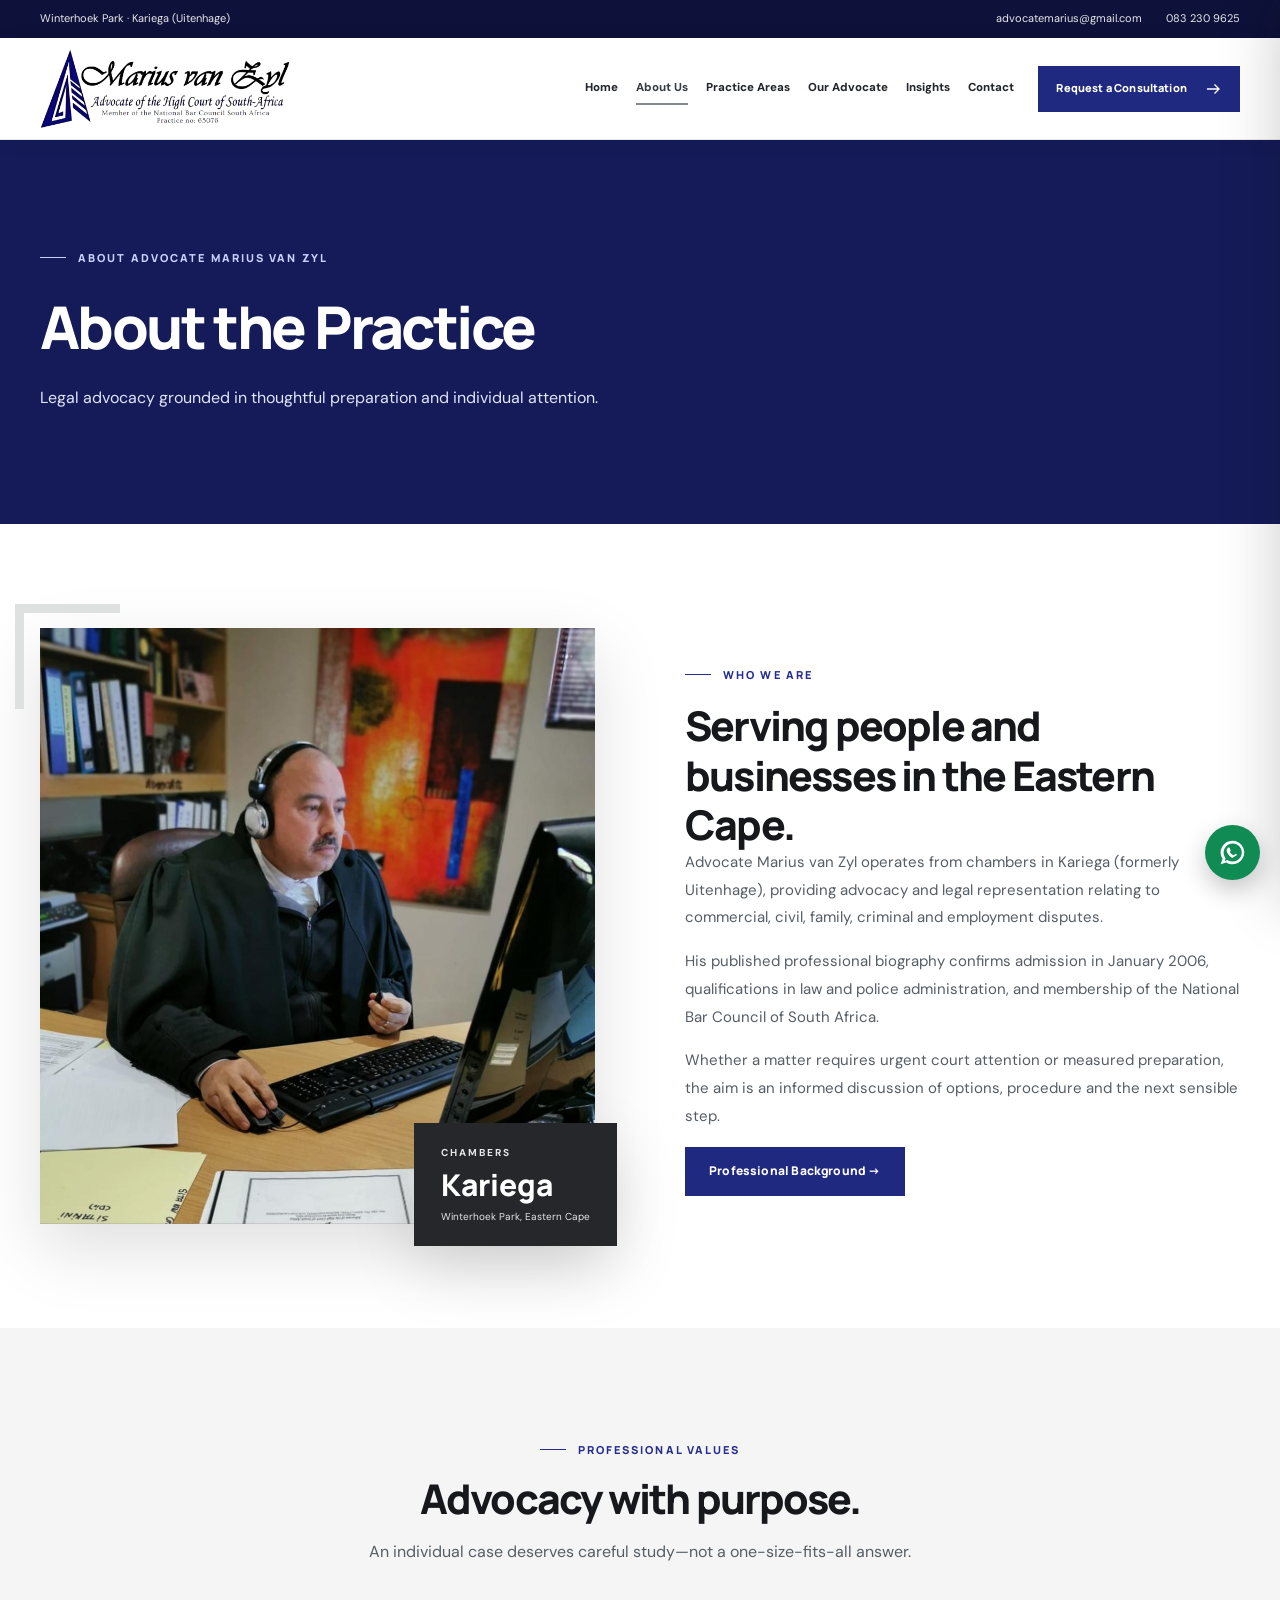
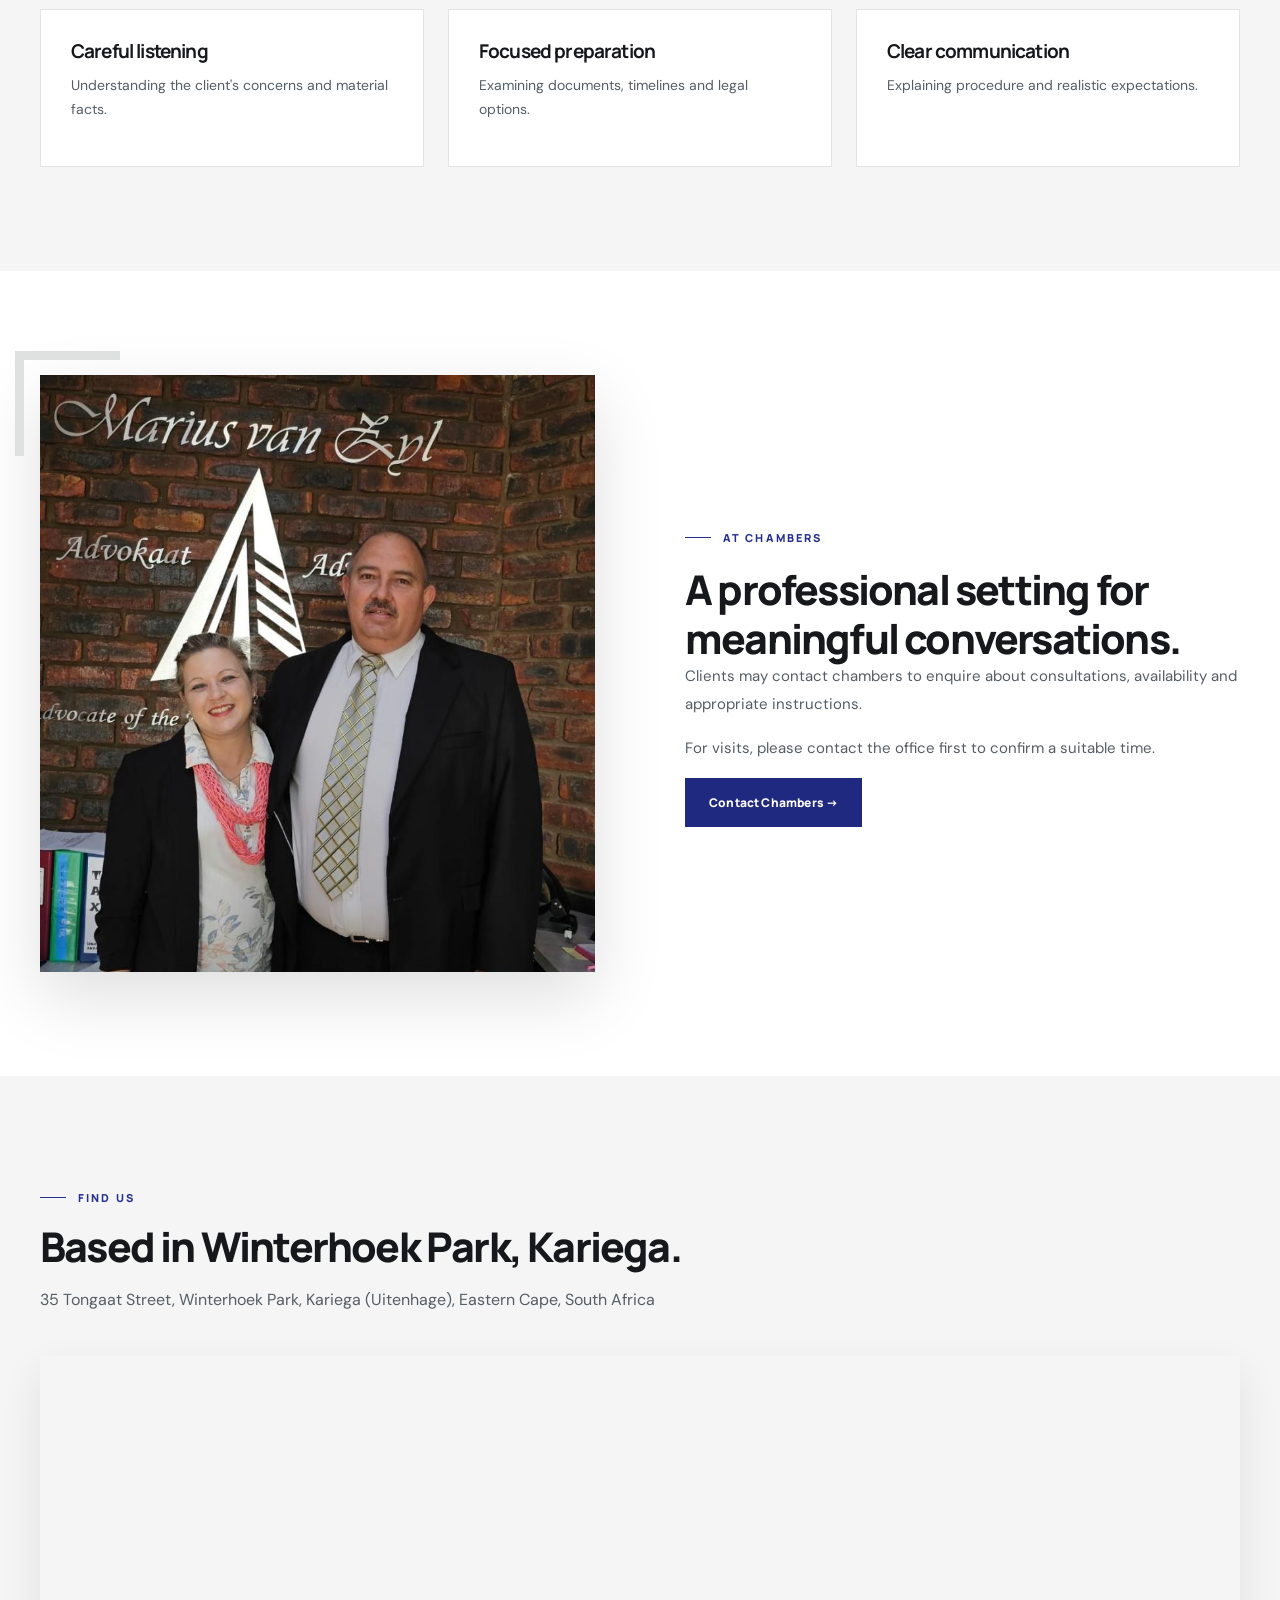
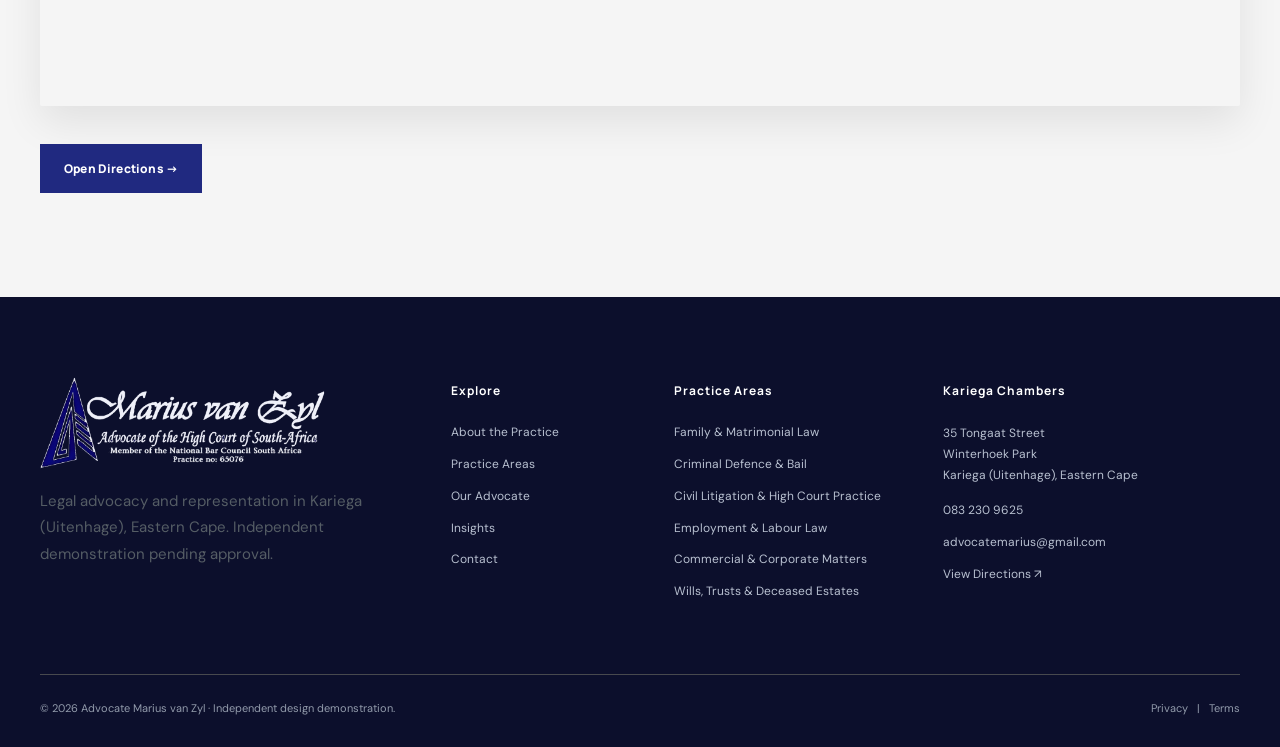
<file: about/index.html>
<!DOCTYPE html>
<html lang="en-ZA"><head><meta charset="utf-8"/><meta content="width=device-width,initial-scale=1" name="viewport"/><meta content="#11134e" name="theme-color"/><title>About the Practice | Advocate Marius van Zyl</title><meta content="Learn about Advocate Marius van Zyl’s practice in Kariega (Uitenhage), Eastern Cape, his professional values and chambers." name="description"/><meta content="noindex,follow,max-image-preview:large" name="robots"/><link href="/assets/favicon.png" rel="icon" type="image/png"/><link href="https://images.pexels.com" rel="preconnect"/><link href="https://fonts.googleapis.com" rel="preconnect"/><link crossorigin="" href="https://fonts.gstatic.com" rel="preconnect"/><link href="/assets/site.css" rel="stylesheet"/><script defer="" src="/assets/site.js"></script><link href="https://advocate-marius-van-zyl.vercel.app/about/" rel="canonical"/><meta content="website" property="og:type"/><meta content="Advocate Marius van Zyl" property="og:site_name"/><meta content="en_ZA" property="og:locale"/><meta content="https://advocate-marius-van-zyl.vercel.app/about/" property="og:url"/><meta content="About the Practice | Advocate Marius van Zyl" property="og:title"/><meta content="Learn about Advocate Marius van Zyl’s practice in Kariega (Uitenhage), Eastern Cape, his professional values and chambers." property="og:description"/><meta content="https://advocate-marius-van-zyl.vercel.app/assets/marius-share-preview.jpg" property="og:image"/><meta content="https://advocate-marius-van-zyl.vercel.app/assets/marius-share-preview.jpg" property="og:image:secure_url"/><meta content="1200" property="og:image:width"/><meta content="630" property="og:image:height"/><meta content="image/jpeg" property="og:image:type"/><meta content="Marius van Zyl brand logo beside a photograph of Advocate Marius van Zyl" property="og:image:alt"/><meta content="summary_large_image" name="twitter:card"/><meta content="About the Practice | Advocate Marius van Zyl" name="twitter:title"/><meta content="Learn about Advocate Marius van Zyl’s practice in Kariega (Uitenhage), Eastern Cape, his professional values and chambers." name="twitter:description"/><meta content="https://advocate-marius-van-zyl.vercel.app/assets/marius-share-preview.jpg" name="twitter:image"/><script type="application/ld+json">{"@context": "https://schema.org", "@type": "LegalService", "name": "Advocate Marius van Zyl", "url": "https://advocate-marius-van-zyl.vercel.app", "image": "https://advocate-marius-van-zyl.vercel.app/assets/logo-dark-4k.png", "email": "advocatemarius@gmail.com", "telephone": "+27832309625", "address": {"@type": "PostalAddress", "streetAddress": "35 Tongaat Street, Winterhoek Park", "addressLocality": "Kariega (Uitenhage)", "addressRegion": "Eastern Cape", "postalCode": "6230", "addressCountry": "ZA"}, "founder": {"@type": "Person", "name": "Marius van Zyl", "jobTitle": "Advocate"}, "areaServed": ["Kariega", "Uitenhage", "Eastern Cape", "South Africa"], "knowsAbout": ["Family & Matrimonial Law", "Criminal Defence & Bail", "Civil Litigation & High Court Practice", "Employment & Labour Law", "Commercial & Corporate Matters", "Wills, Trusts & Deceased Estates", "Property, Evictions & Leases", "Arbitration & Alternative Dispute Resolution", "Personal Injury & Delictual Claims"], "sameAs": ["https://www.attorneys.co.za/AttorneyHomePage.asp?AttorneyID=8483&CompanyID=1989", "https://nbcsa.net/nbcsa/nbcsa_eastern_cape_members.php"]}</script></head><body><a class="skip-link" href="#main">Skip to content</a>
<div class="topbar"><div class="container topbar-inner"><span class="topbar-address">Winterhoek Park · Kariega (Uitenhage)</span><div class="topbar-links"><a href="mailto:advocatemarius@gmail.com">advocatemarius@gmail.com</a><a href="tel:+27832309625">083 230 9625</a></div></div></div>
<header class="nav-shell"><div class="container nav-inner"><a aria-label="Advocate Marius van Zyl — homepage" class="brand" href="/"><img alt="Advocate Marius van Zyl logo" height="96" src="/assets/logo-dark-4k.png" width="290"/></a><nav aria-label="Main navigation" class="nav-links"><a class="nav-link" href="/">Home</a><a aria-current="page" class="nav-link active" href="/about/">About Us</a><a class="nav-link" href="/practice-areas/">Practice Areas</a><a class="nav-link" href="/our-attorney/">Our Advocate</a><a class="nav-link" href="/insights/">Insights</a><a class="nav-link" href="/contact/">Contact</a></nav><a class="btn btn-gold nav-cta" href="/contact/">Request a Consultation <svg aria-hidden="true" fill="none" height="18" stroke="currentColor" stroke-width="1.8" viewbox="0 0 24 24" width="18" xmlns="http://www.w3.org/2000/svg"><path d="M4 12h16m-6-6 6 6-6 6"></path></svg></a><button aria-controls="mobile-panel" aria-expanded="false" aria-label="Open navigation" class="menu-open" data-mobile-open="" type="button">☰</button></div></header>
<div class="mobile-backdrop" id="mobile-backdrop"></div><nav aria-hidden="true" aria-label="Mobile navigation" class="mobile-panel" id="mobile-panel" inert=""><div class="mobile-head"><img alt="Advocate Marius van Zyl logo" height="96" src="/assets/logo-dark-4k.png" width="290"/><button aria-label="Close navigation" data-mobile-close="" type="button">×</button></div><div class="mobile-links"><a href="/">Home</a><a href="/about/">About Us</a><a href="/practice-areas/">Practice Areas</a><a href="/our-attorney/">Our Advocate</a><a href="/insights/">Insights</a><a href="/contact/">Contact</a></div><a class="btn btn-gold mobile-cta" href="/contact/">Contact the Firm <svg aria-hidden="true" fill="none" height="18" stroke="currentColor" stroke-width="1.8" viewbox="0 0 24 24" width="18" xmlns="http://www.w3.org/2000/svg"><path d="M4 12h16m-6-6 6 6-6 6"></path></svg></a></nav>
<main id="main"><section class="page-hero"><div class="container page-hero-inner"><span class="eyebrow eyebrow-light">ABOUT ADVOCATE MARIUS VAN ZYL</span><h1>About the Practice</h1><p>Legal advocacy grounded in thoughtful preparation and individual attention.</p></div></section><section class="section"><div class="container intro-grid"><div class="intro-picture"><img alt="Advocate Marius van Zyl working from chambers" decoding="async" height="850" loading="lazy" src="/assets/portrait-consultation.jpg" width="1100"/><div class="picture-stamp"><small>CHAMBERS</small><strong>Kariega</strong><span>Winterhoek Park, Eastern Cape</span></div></div><div class="intro-copy"><span class="eyebrow">WHO WE ARE</span><h2>Serving people and businesses in the Eastern Cape.</h2><p>Advocate Marius van Zyl operates from chambers in Kariega (formerly Uitenhage), providing advocacy and legal representation relating to commercial, civil, family, criminal and employment disputes.</p><p>His published professional biography confirms admission in January 2006, qualifications in law and police administration, and membership of the National Bar Council of South Africa.</p><p>Whether a matter requires urgent court attention or measured preparation, the aim is an informed discussion of options, procedure and the next sensible step.</p><a class="btn btn-gold" href="/our-attorney/">Professional Background →</a></div></div></section>
<section class="section cream"><div class="container"><div class="section-heading centered"><span class="eyebrow">PROFESSIONAL VALUES</span><h2>Advocacy with purpose.</h2><p>An individual case deserves careful study—not a one-size-fits-all answer.</p></div><div class="values-grid"><article><h3>Careful listening</h3><p>Understanding the client's concerns and material facts.</p></article><article><h3>Focused preparation</h3><p>Examining documents, timelines and legal options.</p></article><article><h3>Clear communication</h3><p>Explaining procedure and realistic expectations.</p></article></div></div></section>
<section class="section"><div class="container intro-grid"><div class="intro-picture"><img alt="Supplied photograph taken at Advocate Marius van Zyl’s chambers" decoding="async" height="850" loading="lazy" src="/assets/chambers-visit.jpg" width="1100"/></div><div class="intro-copy"><span class="eyebrow">AT CHAMBERS</span><h2>A professional setting for meaningful conversations.</h2><p>Clients may contact chambers to enquire about consultations, availability and appropriate instructions.</p><p>For visits, please contact the office first to confirm a suitable time.</p><a class="btn btn-gold" href="/contact/">Contact Chambers →</a></div></div></section>
<section class="section cream"><div class="container"><div class="section-heading"><span class="eyebrow">FIND US</span><h2>Based in Winterhoek Park, Kariega.</h2><p>35 Tongaat Street, Winterhoek Park, Kariega (Uitenhage), Eastern Cape, South Africa</p></div><iframe class="map-frame" loading="lazy" referrerpolicy="no-referrer-when-downgrade" src="https://maps.google.com/maps?q=35%20Tongaat%20Street%2C%20Winterhoek%20Park%2C%20Kariega%2C%20South%20Africa&amp;t=&amp;z=15&amp;ie=UTF8&amp;iwloc=&amp;output=embed" title="Map to Advocate Marius van Zyl chambers in Kariega"></iframe><div class="section-action"><a class="btn btn-gold" href="https://www.google.com/maps/search/?api=1&amp;query=35+Tongaat+Street+Winterhoek+Park+Kariega+South+Africa">Open Directions →</a></div></div></section></main>
<footer class="site-footer"><div class="container"><div class="footer-grid"><div><a class="footer-logo" href="/"><img alt="Advocate Marius van Zyl transparent footer logo" height="105" loading="lazy" src="/assets/logo-light-4k.png" width="300"/></a><p>Legal advocacy and representation in Kariega (Uitenhage), Eastern Cape. Independent demonstration pending approval.</p></div><div><h3>Explore</h3><div class="footer-links"><a href="/about/">About the Practice</a><a href="/practice-areas/">Practice Areas</a><a href="/our-attorney/">Our Advocate</a><a href="/insights/">Insights</a><a href="/contact/">Contact</a></div></div><div><h3>Practice Areas</h3><div class="footer-links"><a href="/practice-areas/#family">Family &amp; Matrimonial Law</a><a href="/practice-areas/#criminal">Criminal Defence &amp; Bail</a><a href="/practice-areas/#civil">Civil Litigation &amp; High Court Practice</a><a href="/practice-areas/#labour">Employment &amp; Labour Law</a><a href="/practice-areas/#commercial">Commercial &amp; Corporate Matters</a><a href="/practice-areas/#estates">Wills, Trusts &amp; Deceased Estates</a></div></div><div class="footer-location"><h3>Kariega Chambers</h3><address>35 Tongaat Street<br/>Winterhoek Park<br/>Kariega (Uitenhage), Eastern Cape</address><div class="footer-links" style="margin-top:15px"><a href="tel:+27832309625">083 230 9625</a><a href="mailto:advocatemarius@gmail.com">advocatemarius@gmail.com</a><a href="https://www.google.com/maps/search/?api=1&amp;query=35+Tongaat+Street+Winterhoek+Park+Kariega+South+Africa">View Directions ↗</a></div></div></div><div class="footer-bottom"><span>© 2026 Advocate Marius van Zyl · Independent design demonstration.</span><span class="footer-legal"><a href="/privacy/">Privacy</a>   |   <a href="/terms/">Terms</a></span></div></div></footer>
<a aria-label="Open WhatsApp enquiry with the publicly listed mobile number; WhatsApp registration not independently confirmed" class="floating-whatsapp" href="https://wa.me/27832309625?text=Good%20day%2C%20I%20would%20like%20to%20enquire%20about%20a%20legal%20consultation." rel="noopener noreferrer" target="_blank"><svg aria-hidden="true" fill="currentColor" height="27" viewbox="0 0 32 32" width="27"><path d="M16 3a13 13 0 0 0-11 20L3 29l6-2a13 13 0 1 0 7-24zm0 23a10 10 0 0 1-5.1-1.4l-.4-.2-3.1 1 1-3-.2-.4A10 10 0 1 1 16 26zm5.5-7.4c-.3-.2-1.8-.9-2.1-1s-.5-.2-.7.2-.8 1-.9 1.1-.4.2-.7.1a8 8 0 0 1-4-3.5c-.3-.5.3-.5.8-1.5a.6.6 0 0 0 0-.6c-.1-.2-.7-1.7-1-2.3s-.5-.5-.7-.5h-.6c-.2 0-.6.1-.9.5a4 4 0 0 0-1.2 2.8c0 1.6 1.2 3.2 1.4 3.4a12 12 0 0 0 4.7 4.7 4.7 0 0 0 5.2-.5 3 3 0 0 0 1-2.1c0-.2-.2-.3-.5-.4z"></path></svg></a><button aria-label="Back to top" class="scroll-top" title="Back to top">↑</button></body></html>
</file>
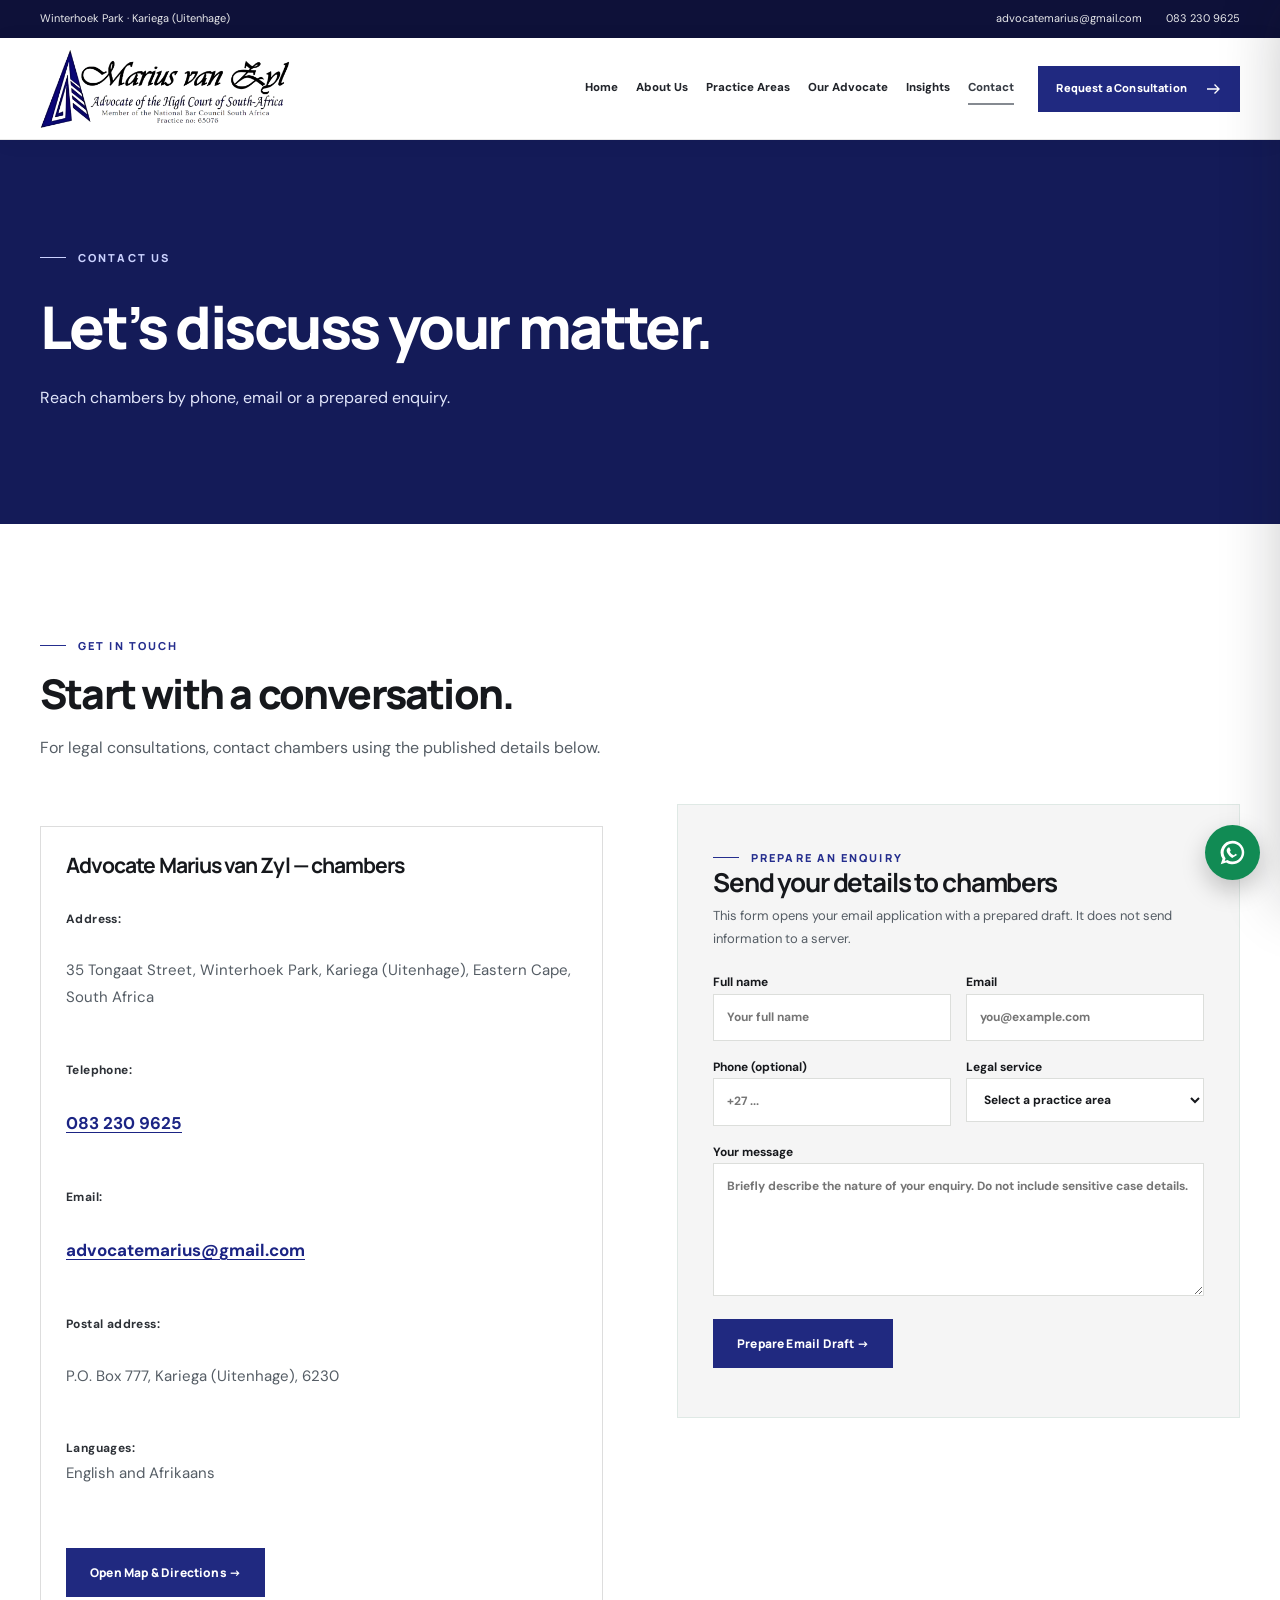
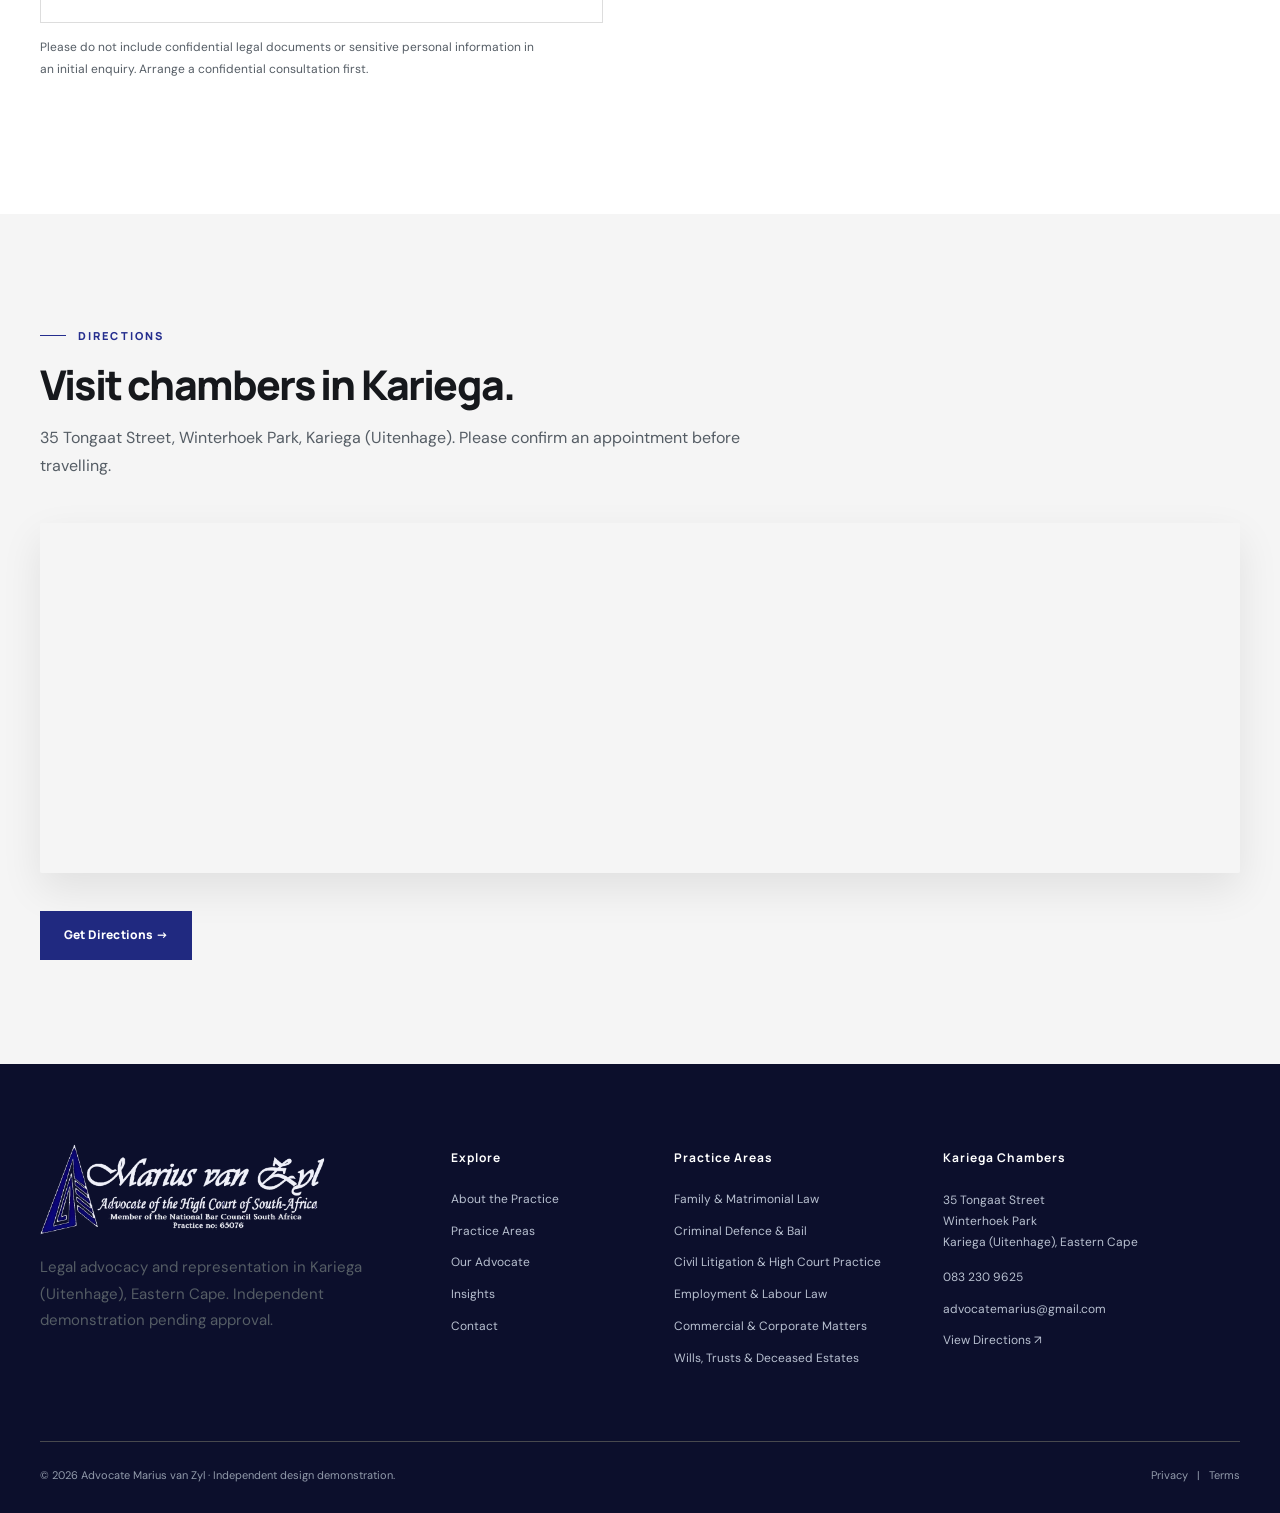
<file: contact/index.html>
<!DOCTYPE html>
<html lang="en-ZA"><head><meta charset="utf-8"/><meta content="width=device-width,initial-scale=1" name="viewport"/><meta content="#11134e" name="theme-color"/><title>Contact &amp; Directions | Advocate Marius van Zyl Kariega</title><meta content="Phone 083 230 9625, email advocatemarius@gmail.com. Find chambers at 35 Tongaat Street, Winterhoek Park, Kariega, Eastern Cape." name="description"/><meta content="noindex,follow,max-image-preview:large" name="robots"/><link href="/assets/favicon.png" rel="icon" type="image/png"/><link href="https://images.pexels.com" rel="preconnect"/><link href="https://fonts.googleapis.com" rel="preconnect"/><link crossorigin="" href="https://fonts.gstatic.com" rel="preconnect"/><link href="/assets/site.css" rel="stylesheet"/><script defer="" src="/assets/site.js"></script><link href="https://advocate-marius-van-zyl.vercel.app/contact/" rel="canonical"/><meta content="website" property="og:type"/><meta content="Advocate Marius van Zyl" property="og:site_name"/><meta content="en_ZA" property="og:locale"/><meta content="https://advocate-marius-van-zyl.vercel.app/contact/" property="og:url"/><meta content="Contact &amp; Directions | Advocate Marius van Zyl Kariega" property="og:title"/><meta content="Phone 083 230 9625, email advocatemarius@gmail.com. Find chambers at 35 Tongaat Street, Winterhoek Park, Kariega, Eastern Cape." property="og:description"/><meta content="https://advocate-marius-van-zyl.vercel.app/assets/marius-share-preview.jpg" property="og:image"/><meta content="https://advocate-marius-van-zyl.vercel.app/assets/marius-share-preview.jpg" property="og:image:secure_url"/><meta content="1200" property="og:image:width"/><meta content="630" property="og:image:height"/><meta content="image/jpeg" property="og:image:type"/><meta content="Marius van Zyl brand logo beside a photograph of Advocate Marius van Zyl" property="og:image:alt"/><meta content="summary_large_image" name="twitter:card"/><meta content="Contact &amp; Directions | Advocate Marius van Zyl Kariega" name="twitter:title"/><meta content="Phone 083 230 9625, email advocatemarius@gmail.com. Find chambers at 35 Tongaat Street, Winterhoek Park, Kariega, Eastern Cape." name="twitter:description"/><meta content="https://advocate-marius-van-zyl.vercel.app/assets/marius-share-preview.jpg" name="twitter:image"/><script type="application/ld+json">{"@context": "https://schema.org", "@type": "LegalService", "name": "Advocate Marius van Zyl", "url": "https://advocate-marius-van-zyl.vercel.app", "image": "https://advocate-marius-van-zyl.vercel.app/assets/logo-dark-4k.png", "email": "advocatemarius@gmail.com", "telephone": "+27832309625", "address": {"@type": "PostalAddress", "streetAddress": "35 Tongaat Street, Winterhoek Park", "addressLocality": "Kariega (Uitenhage)", "addressRegion": "Eastern Cape", "postalCode": "6230", "addressCountry": "ZA"}, "founder": {"@type": "Person", "name": "Marius van Zyl", "jobTitle": "Advocate"}, "areaServed": ["Kariega", "Uitenhage", "Eastern Cape", "South Africa"], "knowsAbout": ["Family & Matrimonial Law", "Criminal Defence & Bail", "Civil Litigation & High Court Practice", "Employment & Labour Law", "Commercial & Corporate Matters", "Wills, Trusts & Deceased Estates", "Property, Evictions & Leases", "Arbitration & Alternative Dispute Resolution", "Personal Injury & Delictual Claims"], "sameAs": ["https://www.attorneys.co.za/AttorneyHomePage.asp?AttorneyID=8483&CompanyID=1989", "https://nbcsa.net/nbcsa/nbcsa_eastern_cape_members.php"]}</script></head><body><a class="skip-link" href="#main">Skip to content</a>
<div class="topbar"><div class="container topbar-inner"><span class="topbar-address">Winterhoek Park · Kariega (Uitenhage)</span><div class="topbar-links"><a href="mailto:advocatemarius@gmail.com">advocatemarius@gmail.com</a><a href="tel:+27832309625">083 230 9625</a></div></div></div>
<header class="nav-shell"><div class="container nav-inner"><a aria-label="Advocate Marius van Zyl — homepage" class="brand" href="/"><img alt="Advocate Marius van Zyl logo" height="96" src="/assets/logo-dark-4k.png" width="290"/></a><nav aria-label="Main navigation" class="nav-links"><a class="nav-link" href="/">Home</a><a class="nav-link" href="/about/">About Us</a><a class="nav-link" href="/practice-areas/">Practice Areas</a><a class="nav-link" href="/our-attorney/">Our Advocate</a><a class="nav-link" href="/insights/">Insights</a><a aria-current="page" class="nav-link active" href="/contact/">Contact</a></nav><a class="btn btn-gold nav-cta" href="/contact/">Request a Consultation <svg aria-hidden="true" fill="none" height="18" stroke="currentColor" stroke-width="1.8" viewbox="0 0 24 24" width="18" xmlns="http://www.w3.org/2000/svg"><path d="M4 12h16m-6-6 6 6-6 6"></path></svg></a><button aria-controls="mobile-panel" aria-expanded="false" aria-label="Open navigation" class="menu-open" data-mobile-open="" type="button">☰</button></div></header>
<div class="mobile-backdrop" id="mobile-backdrop"></div><nav aria-hidden="true" aria-label="Mobile navigation" class="mobile-panel" id="mobile-panel" inert=""><div class="mobile-head"><img alt="Advocate Marius van Zyl logo" height="96" src="/assets/logo-dark-4k.png" width="290"/><button aria-label="Close navigation" data-mobile-close="" type="button">×</button></div><div class="mobile-links"><a href="/">Home</a><a href="/about/">About Us</a><a href="/practice-areas/">Practice Areas</a><a href="/our-attorney/">Our Advocate</a><a href="/insights/">Insights</a><a href="/contact/">Contact</a></div><a class="btn btn-gold mobile-cta" href="/contact/">Contact the Firm <svg aria-hidden="true" fill="none" height="18" stroke="currentColor" stroke-width="1.8" viewbox="0 0 24 24" width="18" xmlns="http://www.w3.org/2000/svg"><path d="M4 12h16m-6-6 6 6-6 6"></path></svg></a></nav>
<main id="main"><section class="page-hero"><div class="container page-hero-inner"><span class="eyebrow eyebrow-light">CONTACT US</span><h1>Let’s discuss your matter.</h1><p>Reach chambers by phone, email or a prepared enquiry.</p></div></section><section class="section"><div class="container"><div class="section-heading"><span class="eyebrow">GET IN TOUCH</span><h2>Start with a conversation.</h2><p>For legal consultations, contact chambers using the published details below.</p></div><div class="contact-layout"><div class="contact-copy"><div class="office-panel"><h3>Advocate Marius van Zyl — chambers</h3><div class="contact-details"><p><strong>Address:</strong><br/>35 Tongaat Street, Winterhoek Park, Kariega (Uitenhage), Eastern Cape, South Africa</p><p><strong>Telephone:</strong><br/><a href="tel:+27832309625">083 230 9625</a></p><p><strong>Email:</strong><br/><a href="mailto:advocatemarius@gmail.com">advocatemarius@gmail.com</a></p><p><strong>Postal address:</strong><br/>P.O. Box 777, Kariega (Uitenhage), 6230</p><p><strong>Languages:</strong> English and Afrikaans</p></div><a class="btn btn-gold" href="https://www.google.com/maps/search/?api=1&amp;query=35+Tongaat+Street+Winterhoek+Park+Kariega+South+Africa">Open Map &amp; Directions →</a></div><p class="form-note">Please do not include confidential legal documents or sensitive personal information in an initial enquiry. Arrange a confidential consultation first.</p></div><div class="contact-form-shell"><span class="eyebrow">PREPARE AN ENQUIRY</span><h3>Send your details to chambers</h3><p>This form opens your email application with a prepared draft. It does not send information to a server.</p><form id="enquiry-form"><div class="form-grid"><label>Full name <input autocomplete="name" maxlength="120" name="name" placeholder="Your full name" required=""/></label><label>Email <input autocomplete="email" name="email" placeholder="you@example.com" required="" type="email"/></label></div><div class="form-grid"><label>Phone (optional) <input autocomplete="tel" name="phone" placeholder="+27 ..." type="tel"/></label><label>Legal service <select id="area" name="area"><option value="">Select a practice area</option><option value="family">Family &amp; Matrimonial Law</option><option value="criminal">Criminal Defence &amp; Bail</option><option value="civil">Civil Litigation &amp; High Court Practice</option><option value="labour">Employment &amp; Labour Law</option><option value="commercial">Commercial &amp; Corporate Matters</option><option value="estates">Wills, Trusts &amp; Deceased Estates</option><option value="property">Property, Evictions &amp; Leases</option><option value="arbitration">Arbitration &amp; Alternative Dispute Resolution</option><option value="injury">Personal Injury &amp; Delictual Claims</option></select></label></div><label>Your message <textarea maxlength="3000" name="message" placeholder="Briefly describe the nature of your enquiry. Do not include sensitive case details." required="" rows="5"></textarea></label><label aria-hidden="true" class="honeypot" style="position:absolute;left:-9999px">Website <input autocomplete="off" name="company_website" tabindex="-1"/></label><button class="btn btn-gold" type="submit">Prepare Email Draft →</button><p aria-live="polite" id="form-status" role="status"></p></form></div></div></div></section><section class="section cream"><div class="container"><div class="section-heading"><span class="eyebrow">DIRECTIONS</span><h2>Visit chambers in Kariega.</h2><p>35 Tongaat Street, Winterhoek Park, Kariega (Uitenhage). Please confirm an appointment before travelling.</p></div><iframe class="map-frame" loading="lazy" referrerpolicy="no-referrer-when-downgrade" src="https://maps.google.com/maps?q=35%20Tongaat%20Street%2C%20Winterhoek%20Park%2C%20Kariega%2C%20South%20Africa&amp;t=&amp;z=15&amp;ie=UTF8&amp;iwloc=&amp;output=embed" title="Map to Advocate Marius van Zyl chambers"></iframe><div class="section-action"><a class="btn btn-gold" href="https://www.google.com/maps/search/?api=1&amp;query=35+Tongaat+Street+Winterhoek+Park+Kariega+South+Africa">Get Directions →</a></div></div></section></main>
<footer class="site-footer"><div class="container"><div class="footer-grid"><div><a class="footer-logo" href="/"><img alt="Advocate Marius van Zyl transparent footer logo" height="105" loading="lazy" src="/assets/logo-light-4k.png" width="300"/></a><p>Legal advocacy and representation in Kariega (Uitenhage), Eastern Cape. Independent demonstration pending approval.</p></div><div><h3>Explore</h3><div class="footer-links"><a href="/about/">About the Practice</a><a href="/practice-areas/">Practice Areas</a><a href="/our-attorney/">Our Advocate</a><a href="/insights/">Insights</a><a href="/contact/">Contact</a></div></div><div><h3>Practice Areas</h3><div class="footer-links"><a href="/practice-areas/#family">Family &amp; Matrimonial Law</a><a href="/practice-areas/#criminal">Criminal Defence &amp; Bail</a><a href="/practice-areas/#civil">Civil Litigation &amp; High Court Practice</a><a href="/practice-areas/#labour">Employment &amp; Labour Law</a><a href="/practice-areas/#commercial">Commercial &amp; Corporate Matters</a><a href="/practice-areas/#estates">Wills, Trusts &amp; Deceased Estates</a></div></div><div class="footer-location"><h3>Kariega Chambers</h3><address>35 Tongaat Street<br/>Winterhoek Park<br/>Kariega (Uitenhage), Eastern Cape</address><div class="footer-links" style="margin-top:15px"><a href="tel:+27832309625">083 230 9625</a><a href="mailto:advocatemarius@gmail.com">advocatemarius@gmail.com</a><a href="https://www.google.com/maps/search/?api=1&amp;query=35+Tongaat+Street+Winterhoek+Park+Kariega+South+Africa">View Directions ↗</a></div></div></div><div class="footer-bottom"><span>© 2026 Advocate Marius van Zyl · Independent design demonstration.</span><span class="footer-legal"><a href="/privacy/">Privacy</a>   |   <a href="/terms/">Terms</a></span></div></div></footer>
<a aria-label="Open WhatsApp enquiry with the publicly listed mobile number; WhatsApp registration not independently confirmed" class="floating-whatsapp" href="https://wa.me/27832309625?text=Good%20day%2C%20I%20would%20like%20to%20enquire%20about%20a%20legal%20consultation." rel="noopener noreferrer" target="_blank"><svg aria-hidden="true" fill="currentColor" height="27" viewbox="0 0 32 32" width="27"><path d="M16 3a13 13 0 0 0-11 20L3 29l6-2a13 13 0 1 0 7-24zm0 23a10 10 0 0 1-5.1-1.4l-.4-.2-3.1 1 1-3-.2-.4A10 10 0 1 1 16 26zm5.5-7.4c-.3-.2-1.8-.9-2.1-1s-.5-.2-.7.2-.8 1-.9 1.1-.4.2-.7.1a8 8 0 0 1-4-3.5c-.3-.5.3-.5.8-1.5a.6.6 0 0 0 0-.6c-.1-.2-.7-1.7-1-2.3s-.5-.5-.7-.5h-.6c-.2 0-.6.1-.9.5a4 4 0 0 0-1.2 2.8c0 1.6 1.2 3.2 1.4 3.4a12 12 0 0 0 4.7 4.7 4.7 0 0 0 5.2-.5 3 3 0 0 0 1-2.1c0-.2-.2-.3-.5-.4z"></path></svg></a><button aria-label="Back to top" class="scroll-top" title="Back to top">↑</button></body></html>
</file>
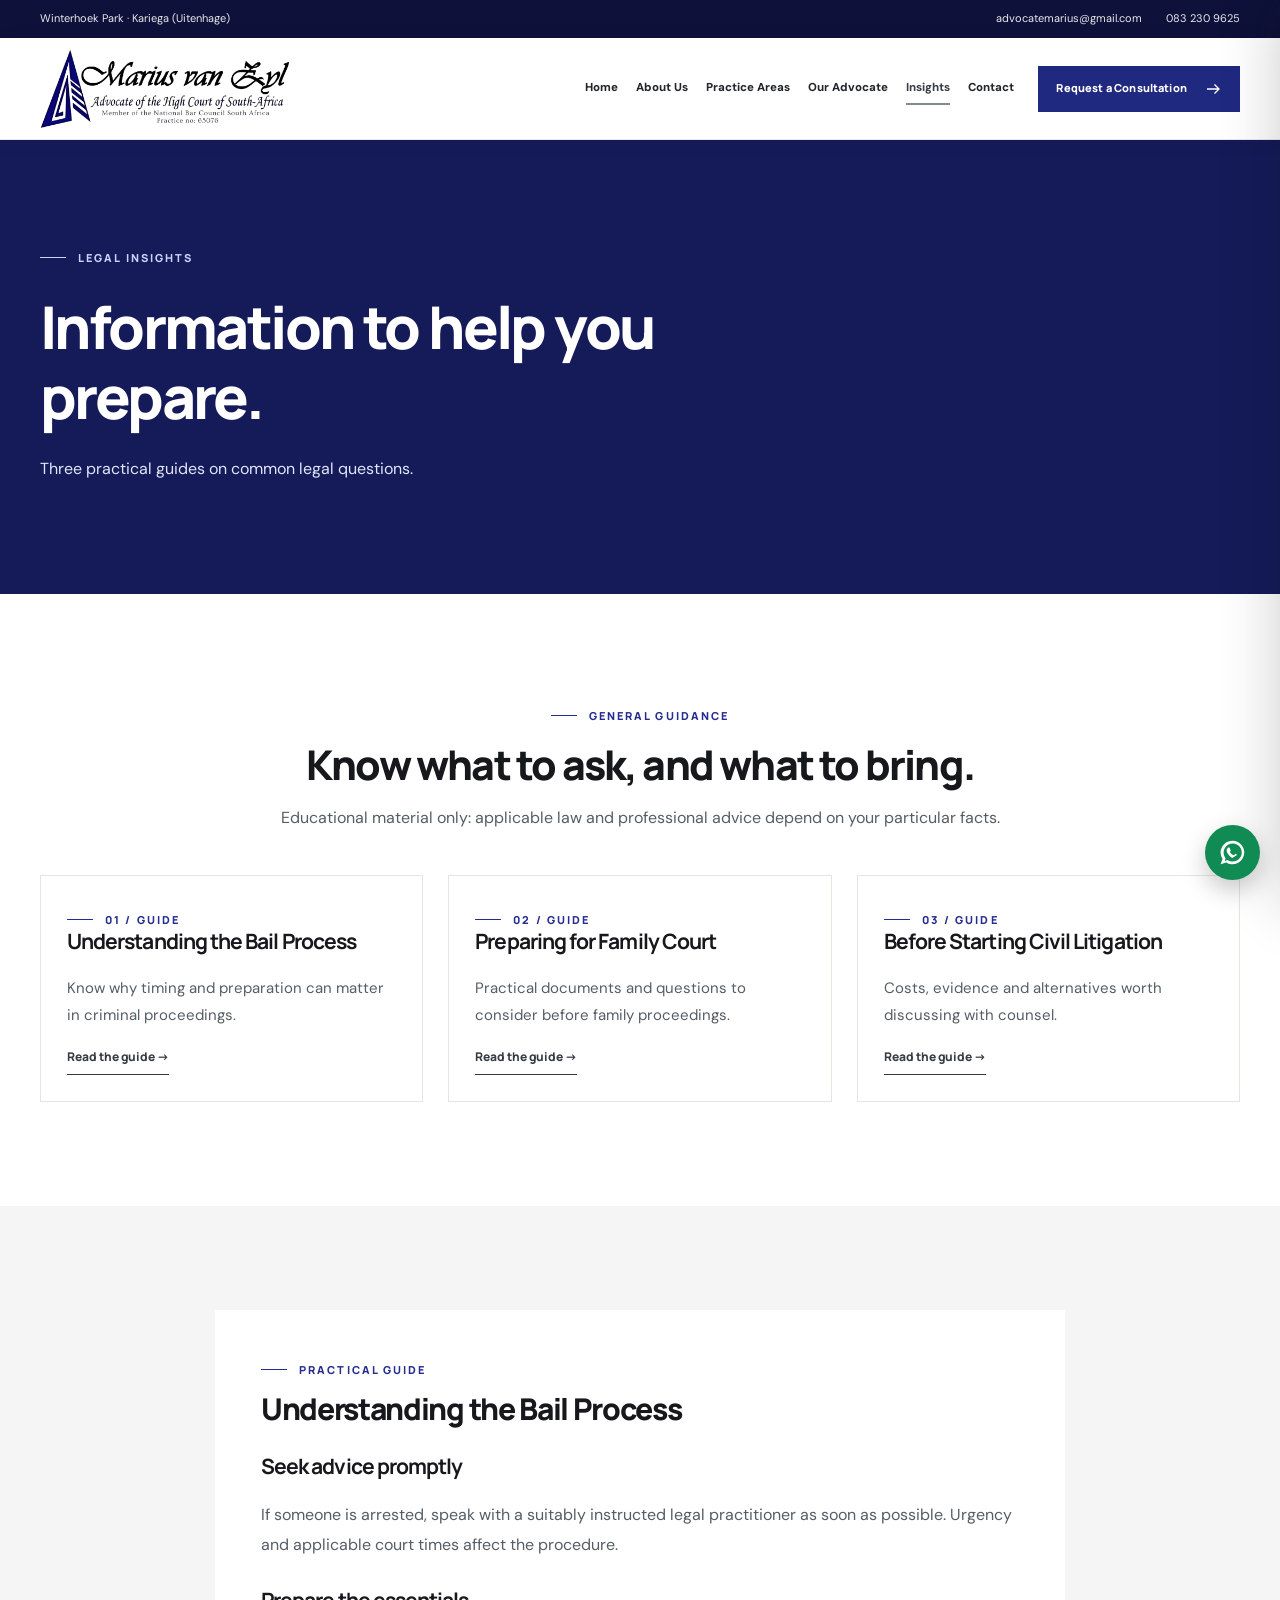
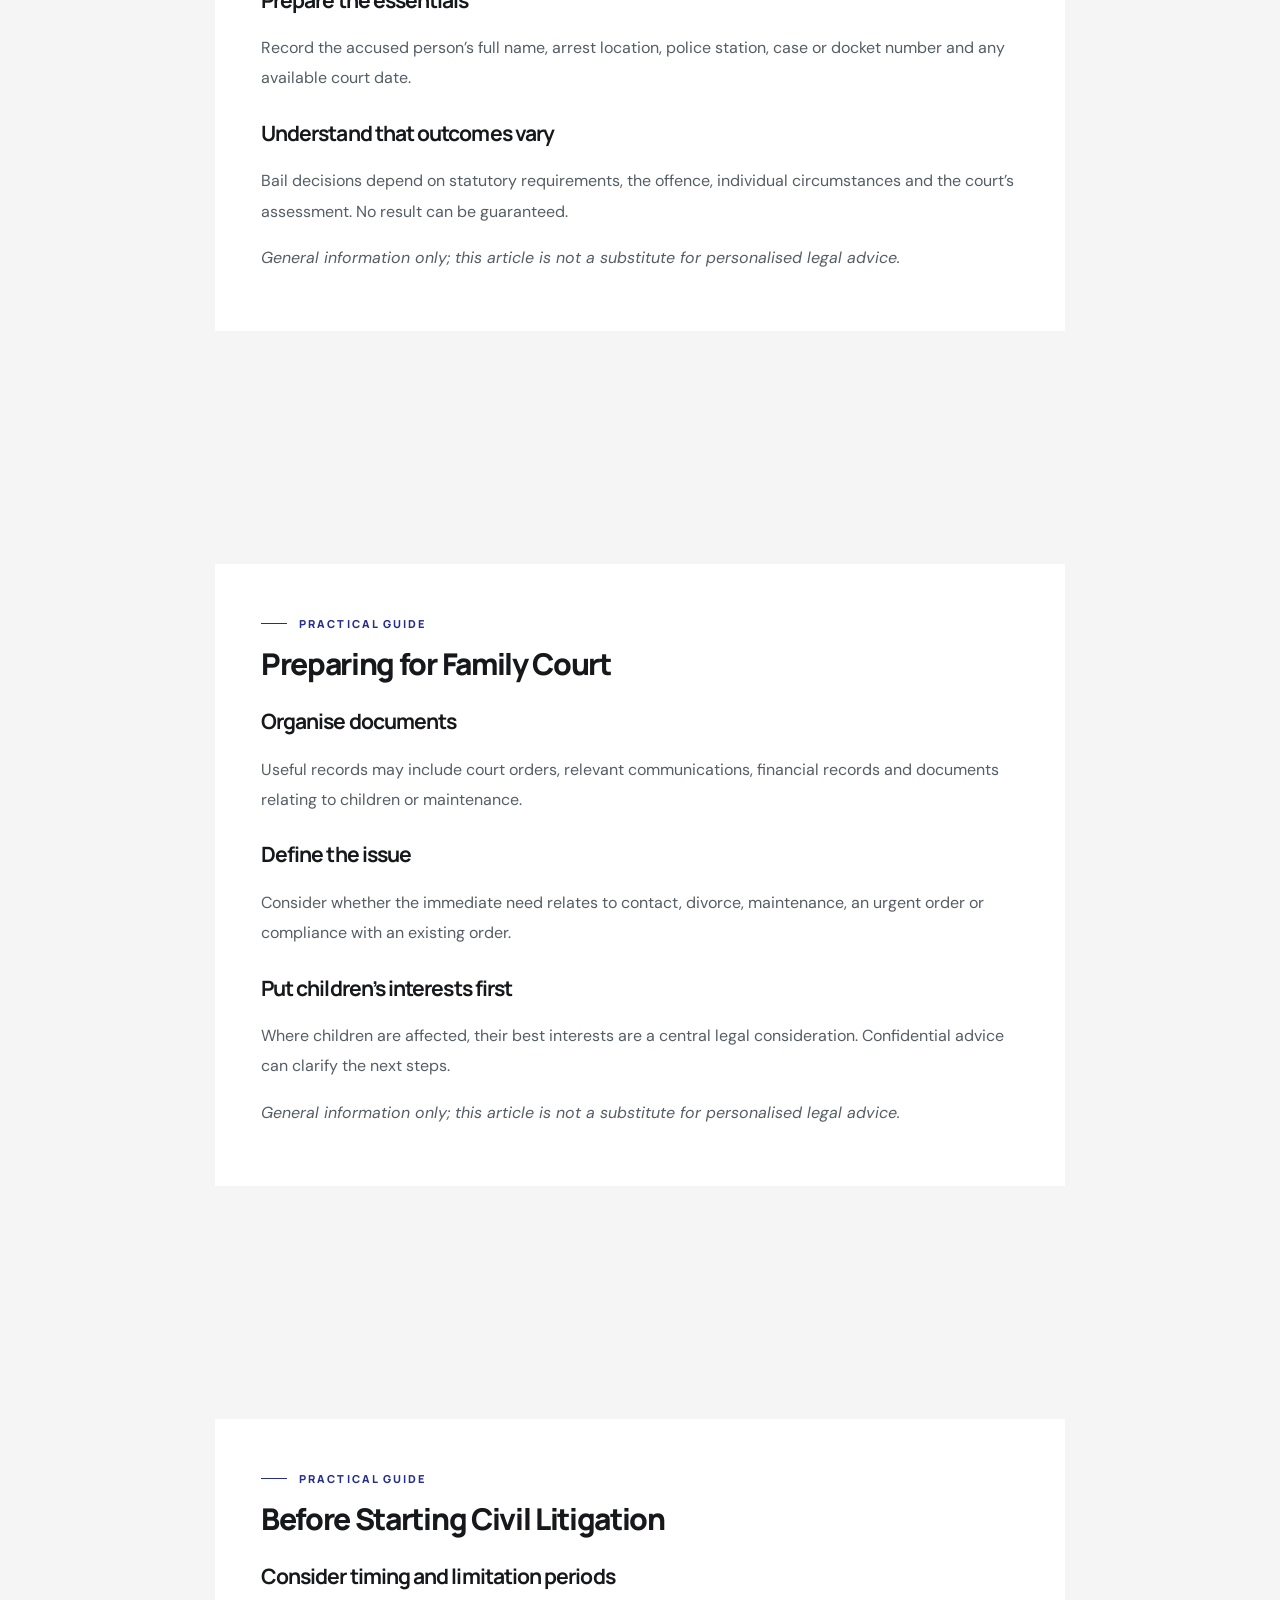
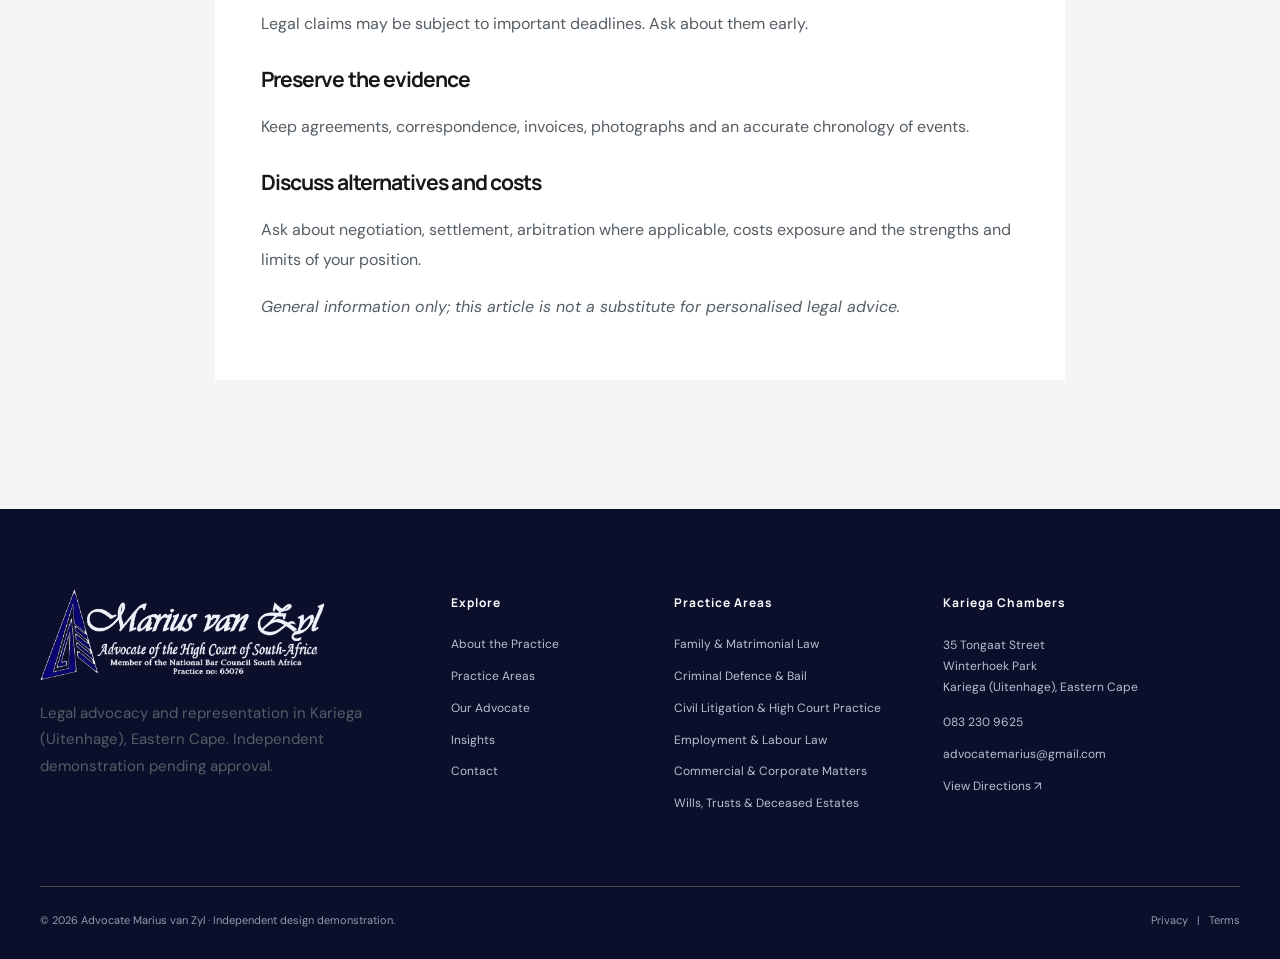
<file: insights/index.html>
<!DOCTYPE html>
<html lang="en-ZA"><head><meta charset="utf-8"/><meta content="width=device-width,initial-scale=1" name="viewport"/><meta content="#11134e" name="theme-color"/><title>Legal Insights | Advocate Marius van Zyl</title><meta content="General-information guides about bail, preparing for family court, and the considerations before civil litigation." name="description"/><meta content="noindex,follow,max-image-preview:large" name="robots"/><link href="/assets/favicon.png" rel="icon" type="image/png"/><link href="https://images.pexels.com" rel="preconnect"/><link href="https://fonts.googleapis.com" rel="preconnect"/><link crossorigin="" href="https://fonts.gstatic.com" rel="preconnect"/><link href="/assets/site.css" rel="stylesheet"/><script defer="" src="/assets/site.js"></script><link href="https://advocate-marius-van-zyl.vercel.app/insights/" rel="canonical"/><meta content="website" property="og:type"/><meta content="Advocate Marius van Zyl" property="og:site_name"/><meta content="en_ZA" property="og:locale"/><meta content="https://advocate-marius-van-zyl.vercel.app/insights/" property="og:url"/><meta content="Legal Insights | Advocate Marius van Zyl" property="og:title"/><meta content="General-information guides about bail, preparing for family court, and the considerations before civil litigation." property="og:description"/><meta content="https://advocate-marius-van-zyl.vercel.app/assets/marius-share-preview.jpg" property="og:image"/><meta content="https://advocate-marius-van-zyl.vercel.app/assets/marius-share-preview.jpg" property="og:image:secure_url"/><meta content="1200" property="og:image:width"/><meta content="630" property="og:image:height"/><meta content="image/jpeg" property="og:image:type"/><meta content="Marius van Zyl brand logo beside a photograph of Advocate Marius van Zyl" property="og:image:alt"/><meta content="summary_large_image" name="twitter:card"/><meta content="Legal Insights | Advocate Marius van Zyl" name="twitter:title"/><meta content="General-information guides about bail, preparing for family court, and the considerations before civil litigation." name="twitter:description"/><meta content="https://advocate-marius-van-zyl.vercel.app/assets/marius-share-preview.jpg" name="twitter:image"/><script type="application/ld+json">{"@context": "https://schema.org", "@type": "LegalService", "name": "Advocate Marius van Zyl", "url": "https://advocate-marius-van-zyl.vercel.app", "image": "https://advocate-marius-van-zyl.vercel.app/assets/logo-dark-4k.png", "email": "advocatemarius@gmail.com", "telephone": "+27832309625", "address": {"@type": "PostalAddress", "streetAddress": "35 Tongaat Street, Winterhoek Park", "addressLocality": "Kariega (Uitenhage)", "addressRegion": "Eastern Cape", "postalCode": "6230", "addressCountry": "ZA"}, "founder": {"@type": "Person", "name": "Marius van Zyl", "jobTitle": "Advocate"}, "areaServed": ["Kariega", "Uitenhage", "Eastern Cape", "South Africa"], "knowsAbout": ["Family & Matrimonial Law", "Criminal Defence & Bail", "Civil Litigation & High Court Practice", "Employment & Labour Law", "Commercial & Corporate Matters", "Wills, Trusts & Deceased Estates", "Property, Evictions & Leases", "Arbitration & Alternative Dispute Resolution", "Personal Injury & Delictual Claims"], "sameAs": ["https://www.attorneys.co.za/AttorneyHomePage.asp?AttorneyID=8483&CompanyID=1989", "https://nbcsa.net/nbcsa/nbcsa_eastern_cape_members.php"]}</script></head><body><a class="skip-link" href="#main">Skip to content</a>
<div class="topbar"><div class="container topbar-inner"><span class="topbar-address">Winterhoek Park · Kariega (Uitenhage)</span><div class="topbar-links"><a href="mailto:advocatemarius@gmail.com">advocatemarius@gmail.com</a><a href="tel:+27832309625">083 230 9625</a></div></div></div>
<header class="nav-shell"><div class="container nav-inner"><a aria-label="Advocate Marius van Zyl — homepage" class="brand" href="/"><img alt="Advocate Marius van Zyl logo" height="96" src="/assets/logo-dark-4k.png" width="290"/></a><nav aria-label="Main navigation" class="nav-links"><a class="nav-link" href="/">Home</a><a class="nav-link" href="/about/">About Us</a><a class="nav-link" href="/practice-areas/">Practice Areas</a><a class="nav-link" href="/our-attorney/">Our Advocate</a><a aria-current="page" class="nav-link active" href="/insights/">Insights</a><a class="nav-link" href="/contact/">Contact</a></nav><a class="btn btn-gold nav-cta" href="/contact/">Request a Consultation <svg aria-hidden="true" fill="none" height="18" stroke="currentColor" stroke-width="1.8" viewbox="0 0 24 24" width="18" xmlns="http://www.w3.org/2000/svg"><path d="M4 12h16m-6-6 6 6-6 6"></path></svg></a><button aria-controls="mobile-panel" aria-expanded="false" aria-label="Open navigation" class="menu-open" data-mobile-open="" type="button">☰</button></div></header>
<div class="mobile-backdrop" id="mobile-backdrop"></div><nav aria-hidden="true" aria-label="Mobile navigation" class="mobile-panel" id="mobile-panel" inert=""><div class="mobile-head"><img alt="Advocate Marius van Zyl logo" height="96" src="/assets/logo-dark-4k.png" width="290"/><button aria-label="Close navigation" data-mobile-close="" type="button">×</button></div><div class="mobile-links"><a href="/">Home</a><a href="/about/">About Us</a><a href="/practice-areas/">Practice Areas</a><a href="/our-attorney/">Our Advocate</a><a href="/insights/">Insights</a><a href="/contact/">Contact</a></div><a class="btn btn-gold mobile-cta" href="/contact/">Contact the Firm <svg aria-hidden="true" fill="none" height="18" stroke="currentColor" stroke-width="1.8" viewbox="0 0 24 24" width="18" xmlns="http://www.w3.org/2000/svg"><path d="M4 12h16m-6-6 6 6-6 6"></path></svg></a></nav>
<main id="main"><section class="page-hero"><div class="container page-hero-inner"><span class="eyebrow eyebrow-light">LEGAL INSIGHTS</span><h1>Information to help you prepare.</h1><p>Three practical guides on common legal questions.</p></div></section><section class="section"><div class="container"><div class="section-heading centered"><span class="eyebrow">GENERAL GUIDANCE</span><h2>Know what to ask, and what to bring.</h2><p>Educational material only: applicable law and professional advice depend on your particular facts.</p></div><div class="insight-grid"><article class="insight-card"><span class="eyebrow">01 / GUIDE</span><h3>Understanding the Bail Process</h3><p>Know why timing and preparation can matter in criminal proceedings.</p><a class="text-link" href="#bail-process">Read the guide →</a></article><article class="insight-card"><span class="eyebrow">02 / GUIDE</span><h3>Preparing for Family Court</h3><p>Practical documents and questions to consider before family proceedings.</p><a class="text-link" href="#family-proceedings">Read the guide →</a></article><article class="insight-card"><span class="eyebrow">03 / GUIDE</span><h3>Before Starting Civil Litigation</h3><p>Costs, evidence and alternatives worth discussing with counsel.</p><a class="text-link" href="#civil-litigation">Read the guide →</a></article></div></div></section><section class="section cream" id="bail-process"><div class="container guide-article"><span class="eyebrow">PRACTICAL GUIDE</span><h2>Understanding the Bail Process</h2><h3>Seek advice promptly</h3><p>If someone is arrested, speak with a suitably instructed legal practitioner as soon as possible. Urgency and applicable court times affect the procedure.</p><h3>Prepare the essentials</h3><p>Record the accused person’s full name, arrest location, police station, case or docket number and any available court date.</p><h3>Understand that outcomes vary</h3><p>Bail decisions depend on statutory requirements, the offence, individual circumstances and the court’s assessment. No result can be guaranteed.</p><p><em>General information only; this article is not a substitute for personalised legal advice.</em></p></div></section><section class="section cream" id="family-proceedings"><div class="container guide-article"><span class="eyebrow">PRACTICAL GUIDE</span><h2>Preparing for Family Court</h2><h3>Organise documents</h3><p>Useful records may include court orders, relevant communications, financial records and documents relating to children or maintenance.</p><h3>Define the issue</h3><p>Consider whether the immediate need relates to contact, divorce, maintenance, an urgent order or compliance with an existing order.</p><h3>Put children’s interests first</h3><p>Where children are affected, their best interests are a central legal consideration. Confidential advice can clarify the next steps.</p><p><em>General information only; this article is not a substitute for personalised legal advice.</em></p></div></section><section class="section cream" id="civil-litigation"><div class="container guide-article"><span class="eyebrow">PRACTICAL GUIDE</span><h2>Before Starting Civil Litigation</h2><h3>Consider timing and limitation periods</h3><p>Legal claims may be subject to important deadlines. Ask about them early.</p><h3>Preserve the evidence</h3><p>Keep agreements, correspondence, invoices, photographs and an accurate chronology of events.</p><h3>Discuss alternatives and costs</h3><p>Ask about negotiation, settlement, arbitration where applicable, costs exposure and the strengths and limits of your position.</p><p><em>General information only; this article is not a substitute for personalised legal advice.</em></p></div></section></main>
<footer class="site-footer"><div class="container"><div class="footer-grid"><div><a class="footer-logo" href="/"><img alt="Advocate Marius van Zyl transparent footer logo" height="105" loading="lazy" src="/assets/logo-light-4k.png" width="300"/></a><p>Legal advocacy and representation in Kariega (Uitenhage), Eastern Cape. Independent demonstration pending approval.</p></div><div><h3>Explore</h3><div class="footer-links"><a href="/about/">About the Practice</a><a href="/practice-areas/">Practice Areas</a><a href="/our-attorney/">Our Advocate</a><a href="/insights/">Insights</a><a href="/contact/">Contact</a></div></div><div><h3>Practice Areas</h3><div class="footer-links"><a href="/practice-areas/#family">Family &amp; Matrimonial Law</a><a href="/practice-areas/#criminal">Criminal Defence &amp; Bail</a><a href="/practice-areas/#civil">Civil Litigation &amp; High Court Practice</a><a href="/practice-areas/#labour">Employment &amp; Labour Law</a><a href="/practice-areas/#commercial">Commercial &amp; Corporate Matters</a><a href="/practice-areas/#estates">Wills, Trusts &amp; Deceased Estates</a></div></div><div class="footer-location"><h3>Kariega Chambers</h3><address>35 Tongaat Street<br/>Winterhoek Park<br/>Kariega (Uitenhage), Eastern Cape</address><div class="footer-links" style="margin-top:15px"><a href="tel:+27832309625">083 230 9625</a><a href="mailto:advocatemarius@gmail.com">advocatemarius@gmail.com</a><a href="https://www.google.com/maps/search/?api=1&amp;query=35+Tongaat+Street+Winterhoek+Park+Kariega+South+Africa">View Directions ↗</a></div></div></div><div class="footer-bottom"><span>© 2026 Advocate Marius van Zyl · Independent design demonstration.</span><span class="footer-legal"><a href="/privacy/">Privacy</a>   |   <a href="/terms/">Terms</a></span></div></div></footer>
<a aria-label="Open WhatsApp enquiry with the publicly listed mobile number; WhatsApp registration not independently confirmed" class="floating-whatsapp" href="https://wa.me/27832309625?text=Good%20day%2C%20I%20would%20like%20to%20enquire%20about%20a%20legal%20consultation." rel="noopener noreferrer" target="_blank"><svg aria-hidden="true" fill="currentColor" height="27" viewbox="0 0 32 32" width="27"><path d="M16 3a13 13 0 0 0-11 20L3 29l6-2a13 13 0 1 0 7-24zm0 23a10 10 0 0 1-5.1-1.4l-.4-.2-3.1 1 1-3-.2-.4A10 10 0 1 1 16 26zm5.5-7.4c-.3-.2-1.8-.9-2.1-1s-.5-.2-.7.2-.8 1-.9 1.1-.4.2-.7.1a8 8 0 0 1-4-3.5c-.3-.5.3-.5.8-1.5a.6.6 0 0 0 0-.6c-.1-.2-.7-1.7-1-2.3s-.5-.5-.7-.5h-.6c-.2 0-.6.1-.9.5a4 4 0 0 0-1.2 2.8c0 1.6 1.2 3.2 1.4 3.4a12 12 0 0 0 4.7 4.7 4.7 0 0 0 5.2-.5 3 3 0 0 0 1-2.1c0-.2-.2-.3-.5-.4z"></path></svg></a><button aria-label="Back to top" class="scroll-top" title="Back to top">↑</button></body></html>
</file>
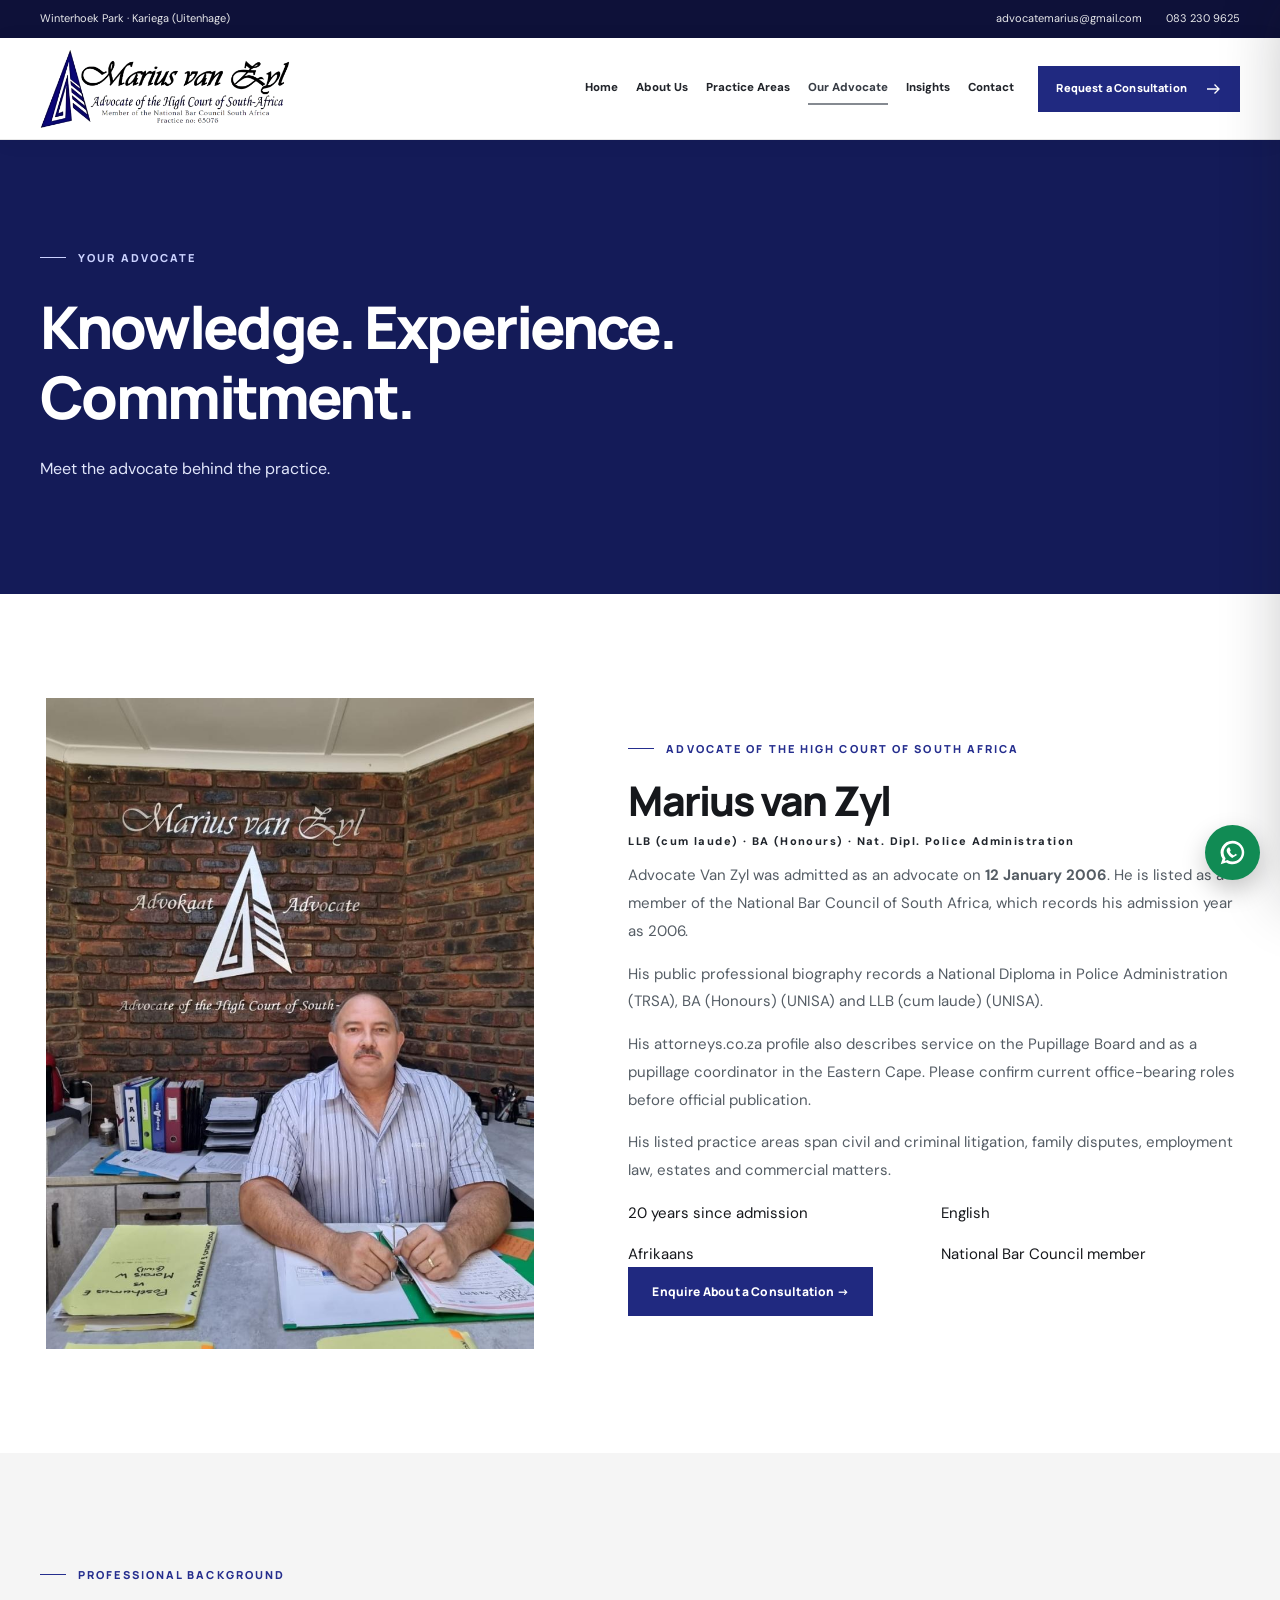
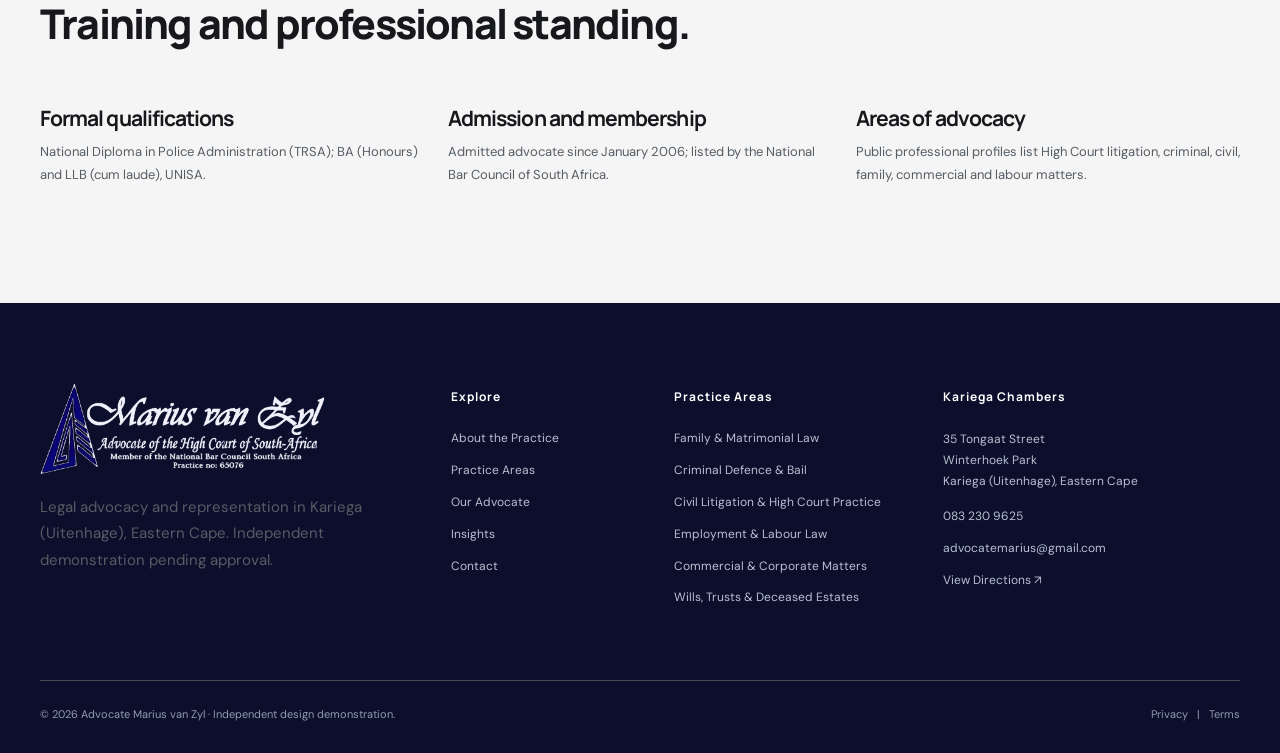
<file: our-attorney/index.html>
<!DOCTYPE html>
<html lang="en-ZA"><head><meta charset="utf-8"/><meta content="width=device-width,initial-scale=1" name="viewport"/><meta content="#11134e" name="theme-color"/><title>Advocate Marius van Zyl | Qualifications &amp; Background</title><meta content="Meet Advocate Marius van Zyl, admitted in 2006 with an LLB cum laude, BA Honours and National Diploma in Police Administration." name="description"/><meta content="noindex,follow,max-image-preview:large" name="robots"/><link href="/assets/favicon.png" rel="icon" type="image/png"/><link href="https://images.pexels.com" rel="preconnect"/><link href="https://fonts.googleapis.com" rel="preconnect"/><link crossorigin="" href="https://fonts.gstatic.com" rel="preconnect"/><link href="/assets/site.css" rel="stylesheet"/><script defer="" src="/assets/site.js"></script><link href="https://advocate-marius-van-zyl.vercel.app/our-attorney/" rel="canonical"/><meta content="website" property="og:type"/><meta content="Advocate Marius van Zyl" property="og:site_name"/><meta content="en_ZA" property="og:locale"/><meta content="https://advocate-marius-van-zyl.vercel.app/our-attorney/" property="og:url"/><meta content="Advocate Marius van Zyl | Qualifications &amp; Background" property="og:title"/><meta content="Meet Advocate Marius van Zyl, admitted in 2006 with an LLB cum laude, BA Honours and National Diploma in Police Administration." property="og:description"/><meta content="https://advocate-marius-van-zyl.vercel.app/assets/marius-share-preview.jpg" property="og:image"/><meta content="https://advocate-marius-van-zyl.vercel.app/assets/marius-share-preview.jpg" property="og:image:secure_url"/><meta content="1200" property="og:image:width"/><meta content="630" property="og:image:height"/><meta content="image/jpeg" property="og:image:type"/><meta content="Marius van Zyl brand logo beside a photograph of Advocate Marius van Zyl" property="og:image:alt"/><meta content="summary_large_image" name="twitter:card"/><meta content="Advocate Marius van Zyl | Qualifications &amp; Background" name="twitter:title"/><meta content="Meet Advocate Marius van Zyl, admitted in 2006 with an LLB cum laude, BA Honours and National Diploma in Police Administration." name="twitter:description"/><meta content="https://advocate-marius-van-zyl.vercel.app/assets/marius-share-preview.jpg" name="twitter:image"/><script type="application/ld+json">{"@context": "https://schema.org", "@type": "LegalService", "name": "Advocate Marius van Zyl", "url": "https://advocate-marius-van-zyl.vercel.app", "image": "https://advocate-marius-van-zyl.vercel.app/assets/logo-dark-4k.png", "email": "advocatemarius@gmail.com", "telephone": "+27832309625", "address": {"@type": "PostalAddress", "streetAddress": "35 Tongaat Street, Winterhoek Park", "addressLocality": "Kariega (Uitenhage)", "addressRegion": "Eastern Cape", "postalCode": "6230", "addressCountry": "ZA"}, "founder": {"@type": "Person", "name": "Marius van Zyl", "jobTitle": "Advocate"}, "areaServed": ["Kariega", "Uitenhage", "Eastern Cape", "South Africa"], "knowsAbout": ["Family & Matrimonial Law", "Criminal Defence & Bail", "Civil Litigation & High Court Practice", "Employment & Labour Law", "Commercial & Corporate Matters", "Wills, Trusts & Deceased Estates", "Property, Evictions & Leases", "Arbitration & Alternative Dispute Resolution", "Personal Injury & Delictual Claims"], "sameAs": ["https://www.attorneys.co.za/AttorneyHomePage.asp?AttorneyID=8483&CompanyID=1989", "https://nbcsa.net/nbcsa/nbcsa_eastern_cape_members.php"]}</script></head><body><a class="skip-link" href="#main">Skip to content</a>
<div class="topbar"><div class="container topbar-inner"><span class="topbar-address">Winterhoek Park · Kariega (Uitenhage)</span><div class="topbar-links"><a href="mailto:advocatemarius@gmail.com">advocatemarius@gmail.com</a><a href="tel:+27832309625">083 230 9625</a></div></div></div>
<header class="nav-shell"><div class="container nav-inner"><a aria-label="Advocate Marius van Zyl — homepage" class="brand" href="/"><img alt="Advocate Marius van Zyl logo" height="96" src="/assets/logo-dark-4k.png" width="290"/></a><nav aria-label="Main navigation" class="nav-links"><a class="nav-link" href="/">Home</a><a class="nav-link" href="/about/">About Us</a><a class="nav-link" href="/practice-areas/">Practice Areas</a><a aria-current="page" class="nav-link active" href="/our-attorney/">Our Advocate</a><a class="nav-link" href="/insights/">Insights</a><a class="nav-link" href="/contact/">Contact</a></nav><a class="btn btn-gold nav-cta" href="/contact/">Request a Consultation <svg aria-hidden="true" fill="none" height="18" stroke="currentColor" stroke-width="1.8" viewbox="0 0 24 24" width="18" xmlns="http://www.w3.org/2000/svg"><path d="M4 12h16m-6-6 6 6-6 6"></path></svg></a><button aria-controls="mobile-panel" aria-expanded="false" aria-label="Open navigation" class="menu-open" data-mobile-open="" type="button">☰</button></div></header>
<div class="mobile-backdrop" id="mobile-backdrop"></div><nav aria-hidden="true" aria-label="Mobile navigation" class="mobile-panel" id="mobile-panel" inert=""><div class="mobile-head"><img alt="Advocate Marius van Zyl logo" height="96" src="/assets/logo-dark-4k.png" width="290"/><button aria-label="Close navigation" data-mobile-close="" type="button">×</button></div><div class="mobile-links"><a href="/">Home</a><a href="/about/">About Us</a><a href="/practice-areas/">Practice Areas</a><a href="/our-attorney/">Our Advocate</a><a href="/insights/">Insights</a><a href="/contact/">Contact</a></div><a class="btn btn-gold mobile-cta" href="/contact/">Contact the Firm <svg aria-hidden="true" fill="none" height="18" stroke="currentColor" stroke-width="1.8" viewbox="0 0 24 24" width="18" xmlns="http://www.w3.org/2000/svg"><path d="M4 12h16m-6-6 6 6-6 6"></path></svg></a></nav>
<main id="main"><section class="page-hero"><div class="container page-hero-inner"><span class="eyebrow eyebrow-light">YOUR ADVOCATE</span><h1>Knowledge. Experience. Commitment.</h1><p>Meet the advocate behind the practice.</p></div></section><section class="section"><div class="container profile-layout"><div class="profile-photo"><img alt="Advocate Marius van Zyl seated at his chambers in Kariega" decoding="async" height="850" loading="lazy" src="/assets/portrait-chambers.jpg" width="1100"/></div><div class="profile-body"><span class="eyebrow">ADVOCATE OF THE HIGH COURT OF SOUTH AFRICA</span><h2>Marius van Zyl</h2><p class="profile-role">LLB (cum laude) · BA (Honours) · Nat. Dipl. Police Administration</p><p>Advocate Van Zyl was admitted as an advocate on <strong>12 January 2006</strong>. He is listed as a member of the National Bar Council of South Africa, which records his admission year as 2006.</p><p>His public professional biography records a National Diploma in Police Administration (TRSA), BA (Honours) (UNISA) and LLB (cum laude) (UNISA).</p><p>His attorneys.co.za profile also describes service on the Pupillage Board and as a pupillage coordinator in the Eastern Cape. Please confirm current office-bearing roles before official publication.</p><p>His listed practice areas span civil and criminal litigation, family disputes, employment law, estates and commercial matters.</p><div class="service-pills"><span>20 years since admission</span><span>English</span><span>Afrikaans</span><span>National Bar Council member</span></div><a class="btn btn-gold" href="/contact/">Enquire About a Consultation →</a></div></div></section>
<section class="section cream"><div class="container"><div class="section-heading"><span class="eyebrow">PROFESSIONAL BACKGROUND</span><h2>Training and professional standing.</h2></div><div class="three-values"><div><h3>Formal qualifications</h3><p>National Diploma in Police Administration (TRSA); BA (Honours) and LLB (cum laude), UNISA.</p></div><div><h3>Admission and membership</h3><p>Admitted advocate since January 2006; listed by the National Bar Council of South Africa.</p></div><div><h3>Areas of advocacy</h3><p>Public professional profiles list High Court litigation, criminal, civil, family, commercial and labour matters.</p></div></div></div></section></main>
<footer class="site-footer"><div class="container"><div class="footer-grid"><div><a class="footer-logo" href="/"><img alt="Advocate Marius van Zyl transparent footer logo" height="105" loading="lazy" src="/assets/logo-light-4k.png" width="300"/></a><p>Legal advocacy and representation in Kariega (Uitenhage), Eastern Cape. Independent demonstration pending approval.</p></div><div><h3>Explore</h3><div class="footer-links"><a href="/about/">About the Practice</a><a href="/practice-areas/">Practice Areas</a><a href="/our-attorney/">Our Advocate</a><a href="/insights/">Insights</a><a href="/contact/">Contact</a></div></div><div><h3>Practice Areas</h3><div class="footer-links"><a href="/practice-areas/#family">Family &amp; Matrimonial Law</a><a href="/practice-areas/#criminal">Criminal Defence &amp; Bail</a><a href="/practice-areas/#civil">Civil Litigation &amp; High Court Practice</a><a href="/practice-areas/#labour">Employment &amp; Labour Law</a><a href="/practice-areas/#commercial">Commercial &amp; Corporate Matters</a><a href="/practice-areas/#estates">Wills, Trusts &amp; Deceased Estates</a></div></div><div class="footer-location"><h3>Kariega Chambers</h3><address>35 Tongaat Street<br/>Winterhoek Park<br/>Kariega (Uitenhage), Eastern Cape</address><div class="footer-links" style="margin-top:15px"><a href="tel:+27832309625">083 230 9625</a><a href="mailto:advocatemarius@gmail.com">advocatemarius@gmail.com</a><a href="https://www.google.com/maps/search/?api=1&amp;query=35+Tongaat+Street+Winterhoek+Park+Kariega+South+Africa">View Directions ↗</a></div></div></div><div class="footer-bottom"><span>© 2026 Advocate Marius van Zyl · Independent design demonstration.</span><span class="footer-legal"><a href="/privacy/">Privacy</a>   |   <a href="/terms/">Terms</a></span></div></div></footer>
<a aria-label="Open WhatsApp enquiry with the publicly listed mobile number; WhatsApp registration not independently confirmed" class="floating-whatsapp" href="https://wa.me/27832309625?text=Good%20day%2C%20I%20would%20like%20to%20enquire%20about%20a%20legal%20consultation." rel="noopener noreferrer" target="_blank"><svg aria-hidden="true" fill="currentColor" height="27" viewbox="0 0 32 32" width="27"><path d="M16 3a13 13 0 0 0-11 20L3 29l6-2a13 13 0 1 0 7-24zm0 23a10 10 0 0 1-5.1-1.4l-.4-.2-3.1 1 1-3-.2-.4A10 10 0 1 1 16 26zm5.5-7.4c-.3-.2-1.8-.9-2.1-1s-.5-.2-.7.2-.8 1-.9 1.1-.4.2-.7.1a8 8 0 0 1-4-3.5c-.3-.5.3-.5.8-1.5a.6.6 0 0 0 0-.6c-.1-.2-.7-1.7-1-2.3s-.5-.5-.7-.5h-.6c-.2 0-.6.1-.9.5a4 4 0 0 0-1.2 2.8c0 1.6 1.2 3.2 1.4 3.4a12 12 0 0 0 4.7 4.7 4.7 0 0 0 5.2-.5 3 3 0 0 0 1-2.1c0-.2-.2-.3-.5-.4z"></path></svg></a><button aria-label="Back to top" class="scroll-top" title="Back to top">↑</button></body></html>
</file>
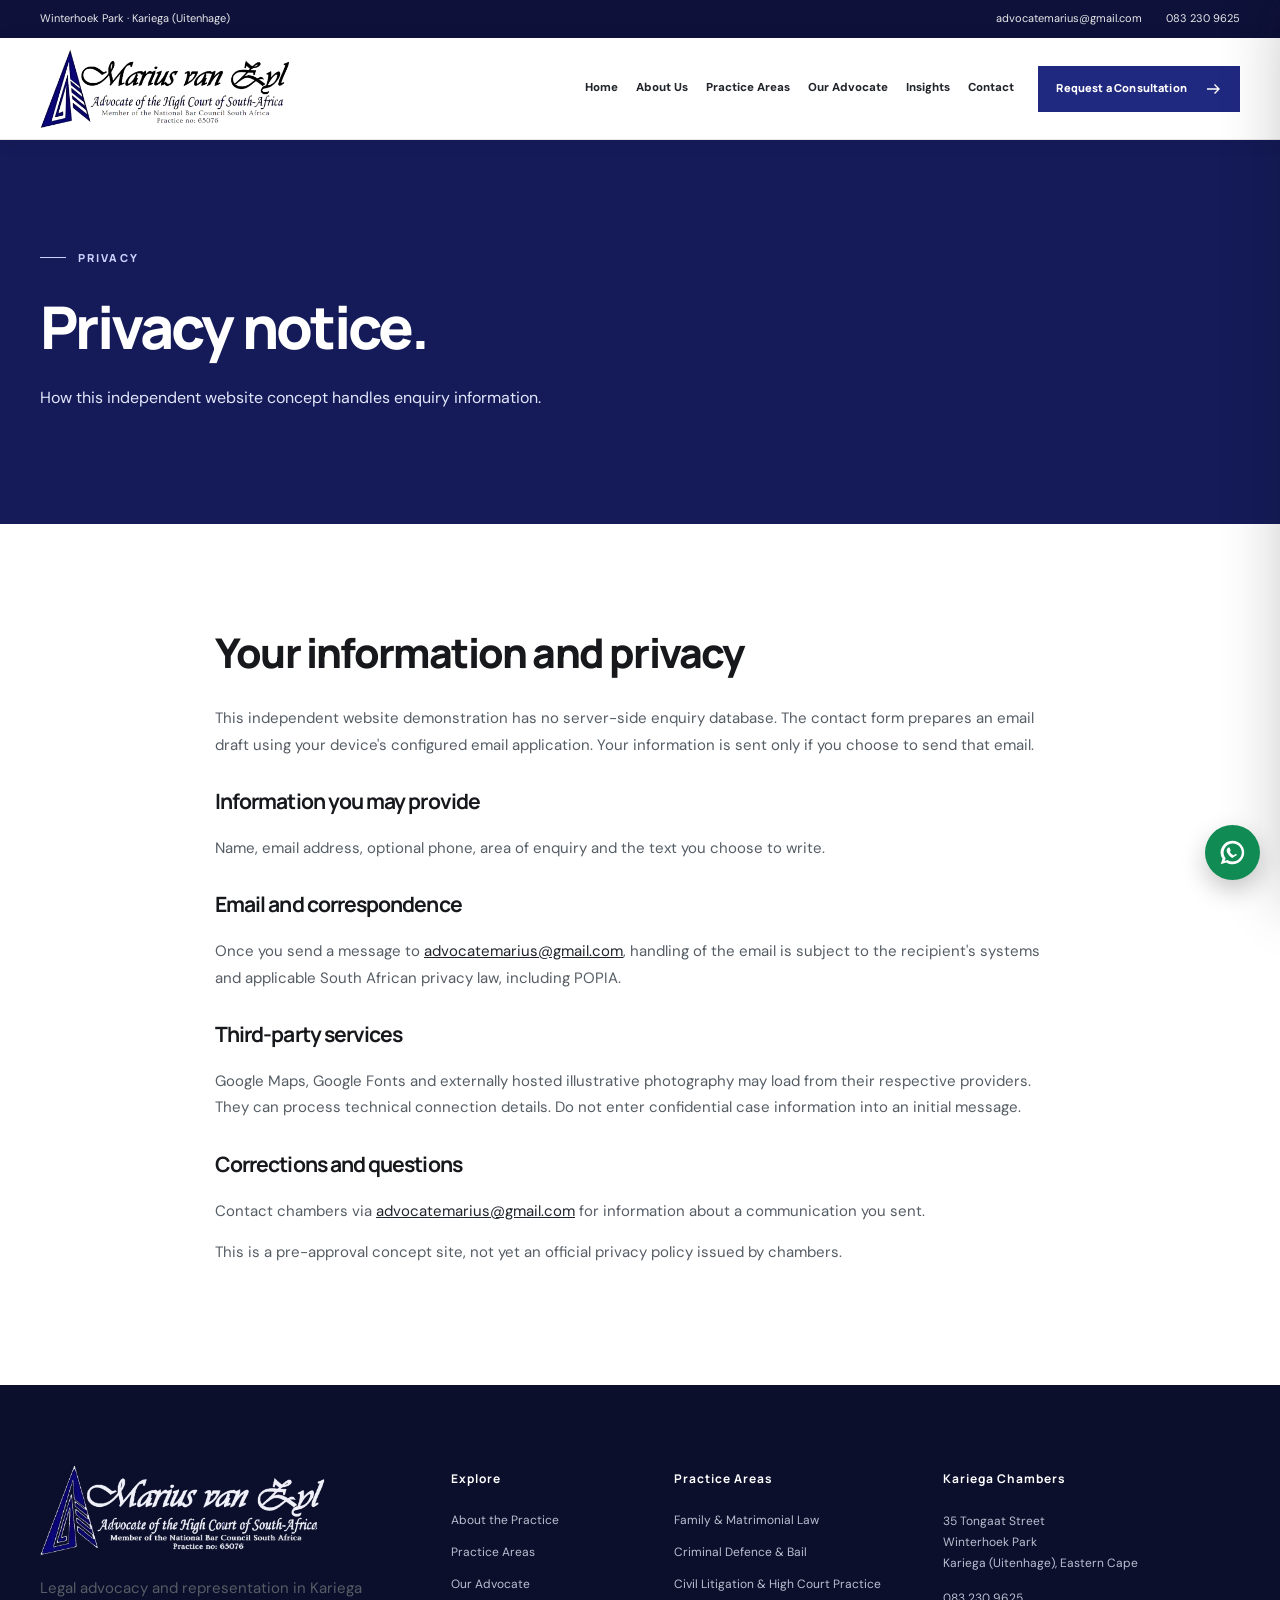
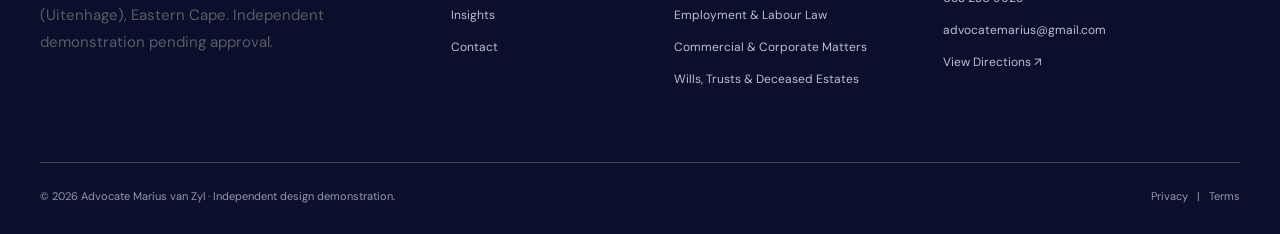
<file: privacy/index.html>
<!DOCTYPE html>
<html lang="en-ZA"><head><meta charset="utf-8"/><meta content="width=device-width,initial-scale=1" name="viewport"/><meta content="#11134e" name="theme-color"/><title>Privacy Notice | Advocate Marius van Zyl</title><meta content="Information about website enquiries and privacy for this independent Advocate Marius van Zyl website concept." name="description"/><meta content="noindex,follow,max-image-preview:large" name="robots"/><link href="/assets/favicon.png" rel="icon" type="image/png"/><link href="https://images.pexels.com" rel="preconnect"/><link href="https://fonts.googleapis.com" rel="preconnect"/><link crossorigin="" href="https://fonts.gstatic.com" rel="preconnect"/><link href="/assets/site.css" rel="stylesheet"/><script defer="" src="/assets/site.js"></script><link href="https://advocate-marius-van-zyl.vercel.app/privacy/" rel="canonical"/><meta content="website" property="og:type"/><meta content="Advocate Marius van Zyl" property="og:site_name"/><meta content="en_ZA" property="og:locale"/><meta content="https://advocate-marius-van-zyl.vercel.app/privacy/" property="og:url"/><meta content="Privacy Notice | Advocate Marius van Zyl" property="og:title"/><meta content="Information about website enquiries and privacy for this independent Advocate Marius van Zyl website concept." property="og:description"/><meta content="https://advocate-marius-van-zyl.vercel.app/assets/marius-share-preview.jpg" property="og:image"/><meta content="https://advocate-marius-van-zyl.vercel.app/assets/marius-share-preview.jpg" property="og:image:secure_url"/><meta content="1200" property="og:image:width"/><meta content="630" property="og:image:height"/><meta content="image/jpeg" property="og:image:type"/><meta content="Marius van Zyl brand logo beside a photograph of Advocate Marius van Zyl" property="og:image:alt"/><meta content="summary_large_image" name="twitter:card"/><meta content="Privacy Notice | Advocate Marius van Zyl" name="twitter:title"/><meta content="Information about website enquiries and privacy for this independent Advocate Marius van Zyl website concept." name="twitter:description"/><meta content="https://advocate-marius-van-zyl.vercel.app/assets/marius-share-preview.jpg" name="twitter:image"/><script type="application/ld+json">{"@context": "https://schema.org", "@type": "LegalService", "name": "Advocate Marius van Zyl", "url": "https://advocate-marius-van-zyl.vercel.app", "image": "https://advocate-marius-van-zyl.vercel.app/assets/logo-dark-4k.png", "email": "advocatemarius@gmail.com", "telephone": "+27832309625", "address": {"@type": "PostalAddress", "streetAddress": "35 Tongaat Street, Winterhoek Park", "addressLocality": "Kariega (Uitenhage)", "addressRegion": "Eastern Cape", "postalCode": "6230", "addressCountry": "ZA"}, "founder": {"@type": "Person", "name": "Marius van Zyl", "jobTitle": "Advocate"}, "areaServed": ["Kariega", "Uitenhage", "Eastern Cape", "South Africa"], "knowsAbout": ["Family & Matrimonial Law", "Criminal Defence & Bail", "Civil Litigation & High Court Practice", "Employment & Labour Law", "Commercial & Corporate Matters", "Wills, Trusts & Deceased Estates", "Property, Evictions & Leases", "Arbitration & Alternative Dispute Resolution", "Personal Injury & Delictual Claims"], "sameAs": ["https://www.attorneys.co.za/AttorneyHomePage.asp?AttorneyID=8483&CompanyID=1989", "https://nbcsa.net/nbcsa/nbcsa_eastern_cape_members.php"]}</script></head><body><a class="skip-link" href="#main">Skip to content</a>
<div class="topbar"><div class="container topbar-inner"><span class="topbar-address">Winterhoek Park · Kariega (Uitenhage)</span><div class="topbar-links"><a href="mailto:advocatemarius@gmail.com">advocatemarius@gmail.com</a><a href="tel:+27832309625">083 230 9625</a></div></div></div>
<header class="nav-shell"><div class="container nav-inner"><a aria-label="Advocate Marius van Zyl — homepage" class="brand" href="/"><img alt="Advocate Marius van Zyl logo" height="96" src="/assets/logo-dark-4k.png" width="290"/></a><nav aria-label="Main navigation" class="nav-links"><a class="nav-link" href="/">Home</a><a class="nav-link" href="/about/">About Us</a><a class="nav-link" href="/practice-areas/">Practice Areas</a><a class="nav-link" href="/our-attorney/">Our Advocate</a><a class="nav-link" href="/insights/">Insights</a><a class="nav-link" href="/contact/">Contact</a></nav><a class="btn btn-gold nav-cta" href="/contact/">Request a Consultation <svg aria-hidden="true" fill="none" height="18" stroke="currentColor" stroke-width="1.8" viewbox="0 0 24 24" width="18" xmlns="http://www.w3.org/2000/svg"><path d="M4 12h16m-6-6 6 6-6 6"></path></svg></a><button aria-controls="mobile-panel" aria-expanded="false" aria-label="Open navigation" class="menu-open" data-mobile-open="" type="button">☰</button></div></header>
<div class="mobile-backdrop" id="mobile-backdrop"></div><nav aria-hidden="true" aria-label="Mobile navigation" class="mobile-panel" id="mobile-panel" inert=""><div class="mobile-head"><img alt="Advocate Marius van Zyl logo" height="96" src="/assets/logo-dark-4k.png" width="290"/><button aria-label="Close navigation" data-mobile-close="" type="button">×</button></div><div class="mobile-links"><a href="/">Home</a><a href="/about/">About Us</a><a href="/practice-areas/">Practice Areas</a><a href="/our-attorney/">Our Advocate</a><a href="/insights/">Insights</a><a href="/contact/">Contact</a></div><a class="btn btn-gold mobile-cta" href="/contact/">Contact the Firm <svg aria-hidden="true" fill="none" height="18" stroke="currentColor" stroke-width="1.8" viewbox="0 0 24 24" width="18" xmlns="http://www.w3.org/2000/svg"><path d="M4 12h16m-6-6 6 6-6 6"></path></svg></a></nav>
<main id="main"><section class="page-hero"><div class="container page-hero-inner"><span class="eyebrow eyebrow-light">PRIVACY</span><h1>Privacy notice.</h1><p>How this independent website concept handles enquiry information.</p></div></section><section class="section"><div class="container legal-copy"><h2>Your information and privacy</h2><p>This independent website demonstration has no server-side enquiry database. The contact form prepares an email draft using your device's configured email application. Your information is sent only if you choose to send that email.</p><h3>Information you may provide</h3><p>Name, email address, optional phone, area of enquiry and the text you choose to write.</p><h3>Email and correspondence</h3><p>Once you send a message to <a href="mailto:advocatemarius@gmail.com">advocatemarius@gmail.com</a>, handling of the email is subject to the recipient's systems and applicable South African privacy law, including POPIA.</p><h3>Third-party services</h3><p>Google Maps, Google Fonts and externally hosted illustrative photography may load from their respective providers. They can process technical connection details. Do not enter confidential case information into an initial message.</p><h3>Corrections and questions</h3><p>Contact chambers via <a href="mailto:advocatemarius@gmail.com">advocatemarius@gmail.com</a> for information about a communication you sent.</p><p>This is a pre-approval concept site, not yet an official privacy policy issued by chambers.</p></div></section></main>
<footer class="site-footer"><div class="container"><div class="footer-grid"><div><a class="footer-logo" href="/"><img alt="Advocate Marius van Zyl transparent footer logo" height="105" loading="lazy" src="/assets/logo-light-4k.png" width="300"/></a><p>Legal advocacy and representation in Kariega (Uitenhage), Eastern Cape. Independent demonstration pending approval.</p></div><div><h3>Explore</h3><div class="footer-links"><a href="/about/">About the Practice</a><a href="/practice-areas/">Practice Areas</a><a href="/our-attorney/">Our Advocate</a><a href="/insights/">Insights</a><a href="/contact/">Contact</a></div></div><div><h3>Practice Areas</h3><div class="footer-links"><a href="/practice-areas/#family">Family &amp; Matrimonial Law</a><a href="/practice-areas/#criminal">Criminal Defence &amp; Bail</a><a href="/practice-areas/#civil">Civil Litigation &amp; High Court Practice</a><a href="/practice-areas/#labour">Employment &amp; Labour Law</a><a href="/practice-areas/#commercial">Commercial &amp; Corporate Matters</a><a href="/practice-areas/#estates">Wills, Trusts &amp; Deceased Estates</a></div></div><div class="footer-location"><h3>Kariega Chambers</h3><address>35 Tongaat Street<br/>Winterhoek Park<br/>Kariega (Uitenhage), Eastern Cape</address><div class="footer-links" style="margin-top:15px"><a href="tel:+27832309625">083 230 9625</a><a href="mailto:advocatemarius@gmail.com">advocatemarius@gmail.com</a><a href="https://www.google.com/maps/search/?api=1&amp;query=35+Tongaat+Street+Winterhoek+Park+Kariega+South+Africa">View Directions ↗</a></div></div></div><div class="footer-bottom"><span>© 2026 Advocate Marius van Zyl · Independent design demonstration.</span><span class="footer-legal"><a href="/privacy/">Privacy</a>   |   <a href="/terms/">Terms</a></span></div></div></footer>
<a aria-label="Open WhatsApp enquiry with the publicly listed mobile number; WhatsApp registration not independently confirmed" class="floating-whatsapp" href="https://wa.me/27832309625?text=Good%20day%2C%20I%20would%20like%20to%20enquire%20about%20a%20legal%20consultation." rel="noopener noreferrer" target="_blank"><svg aria-hidden="true" fill="currentColor" height="27" viewbox="0 0 32 32" width="27"><path d="M16 3a13 13 0 0 0-11 20L3 29l6-2a13 13 0 1 0 7-24zm0 23a10 10 0 0 1-5.1-1.4l-.4-.2-3.1 1 1-3-.2-.4A10 10 0 1 1 16 26zm5.5-7.4c-.3-.2-1.8-.9-2.1-1s-.5-.2-.7.2-.8 1-.9 1.1-.4.2-.7.1a8 8 0 0 1-4-3.5c-.3-.5.3-.5.8-1.5a.6.6 0 0 0 0-.6c-.1-.2-.7-1.7-1-2.3s-.5-.5-.7-.5h-.6c-.2 0-.6.1-.9.5a4 4 0 0 0-1.2 2.8c0 1.6 1.2 3.2 1.4 3.4a12 12 0 0 0 4.7 4.7 4.7 0 0 0 5.2-.5 3 3 0 0 0 1-2.1c0-.2-.2-.3-.5-.4z"></path></svg></a><button aria-label="Back to top" class="scroll-top" title="Back to top">↑</button></body></html>
</file>
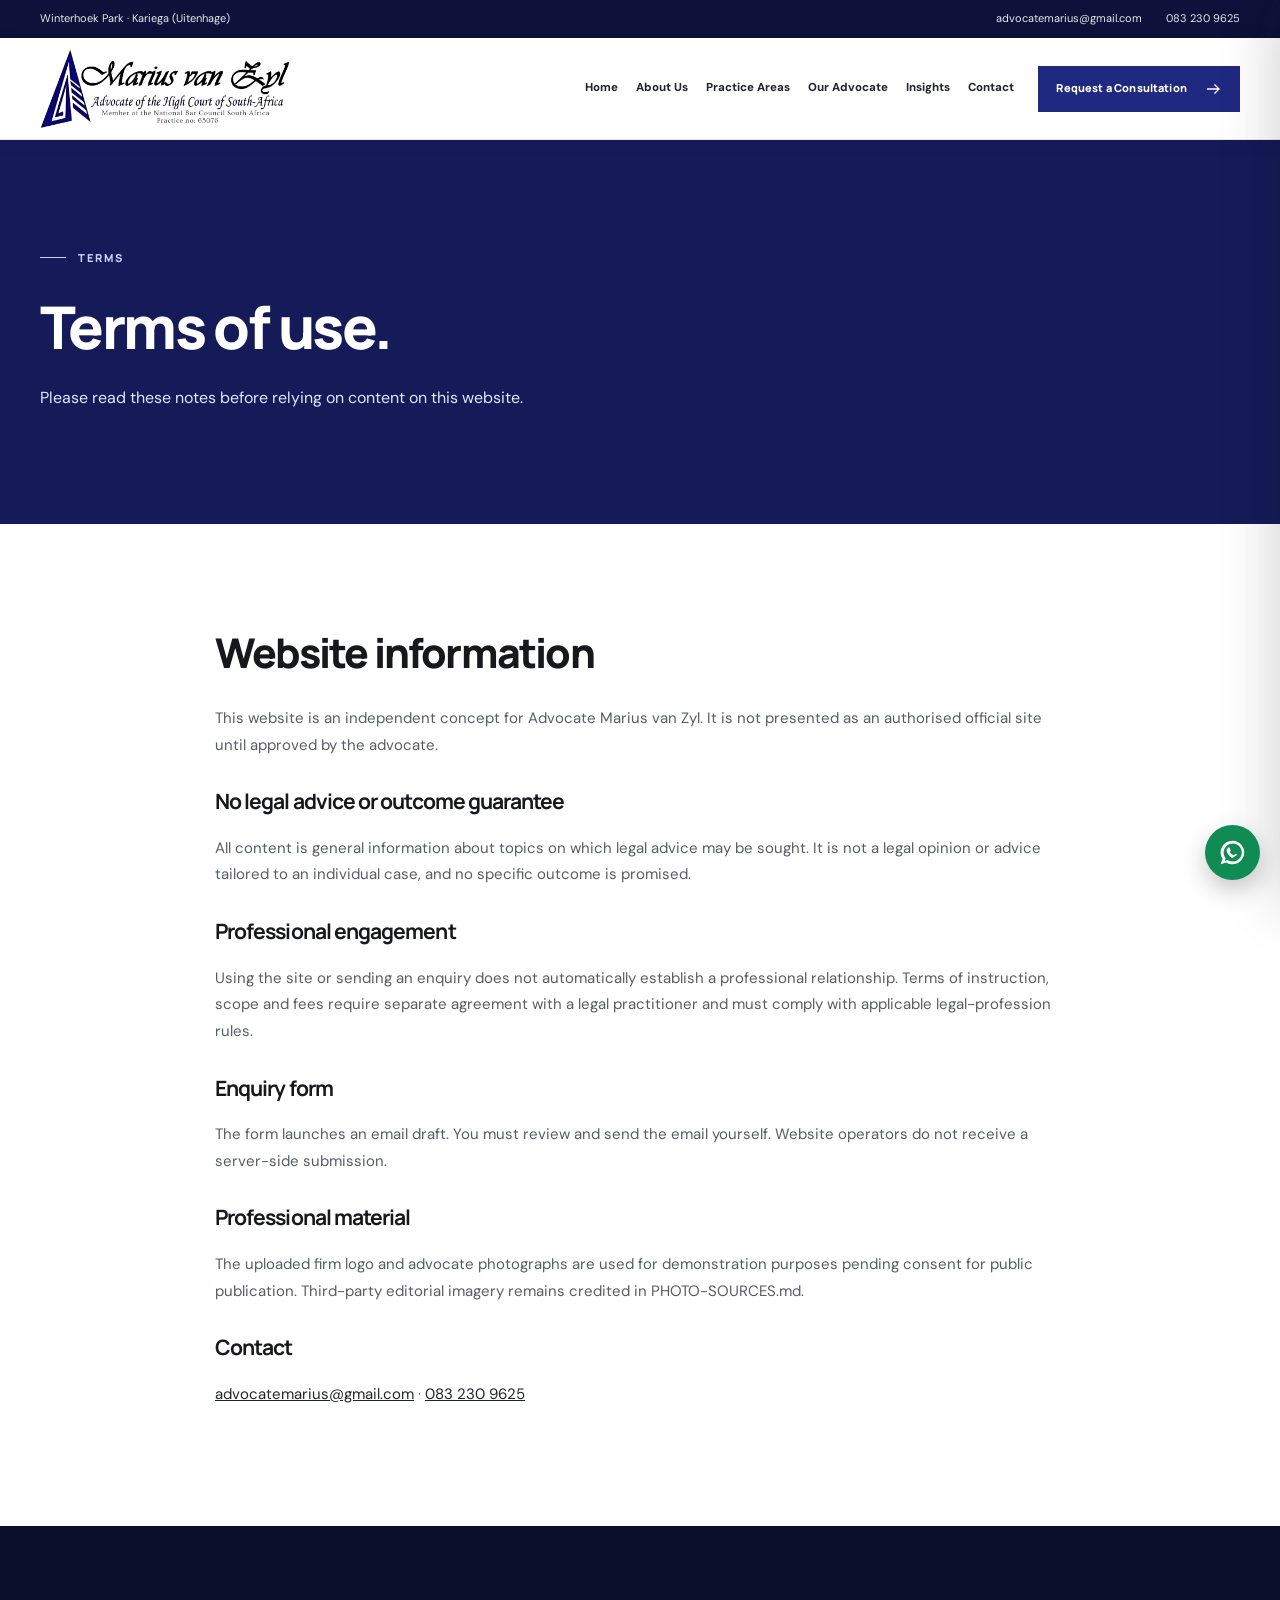
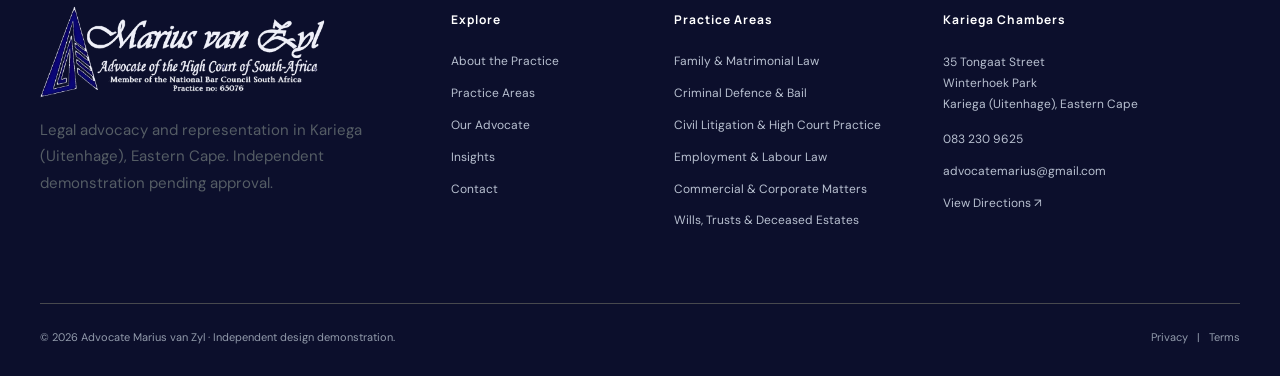
<file: terms/index.html>
<!DOCTYPE html>
<html lang="en-ZA"><head><meta charset="utf-8"/><meta content="width=device-width,initial-scale=1" name="viewport"/><meta content="#11134e" name="theme-color"/><title>Website Terms | Advocate Marius van Zyl</title><meta content="Terms for using this independent Advocate Marius van Zyl legal website demonstration." name="description"/><meta content="noindex,follow,max-image-preview:large" name="robots"/><link href="/assets/favicon.png" rel="icon" type="image/png"/><link href="https://images.pexels.com" rel="preconnect"/><link href="https://fonts.googleapis.com" rel="preconnect"/><link crossorigin="" href="https://fonts.gstatic.com" rel="preconnect"/><link href="/assets/site.css" rel="stylesheet"/><script defer="" src="/assets/site.js"></script><link href="https://advocate-marius-van-zyl.vercel.app/terms/" rel="canonical"/><meta content="website" property="og:type"/><meta content="Advocate Marius van Zyl" property="og:site_name"/><meta content="en_ZA" property="og:locale"/><meta content="https://advocate-marius-van-zyl.vercel.app/terms/" property="og:url"/><meta content="Website Terms | Advocate Marius van Zyl" property="og:title"/><meta content="Terms for using this independent Advocate Marius van Zyl legal website demonstration." property="og:description"/><meta content="https://advocate-marius-van-zyl.vercel.app/assets/marius-share-preview.jpg" property="og:image"/><meta content="https://advocate-marius-van-zyl.vercel.app/assets/marius-share-preview.jpg" property="og:image:secure_url"/><meta content="1200" property="og:image:width"/><meta content="630" property="og:image:height"/><meta content="image/jpeg" property="og:image:type"/><meta content="Marius van Zyl brand logo beside a photograph of Advocate Marius van Zyl" property="og:image:alt"/><meta content="summary_large_image" name="twitter:card"/><meta content="Website Terms | Advocate Marius van Zyl" name="twitter:title"/><meta content="Terms for using this independent Advocate Marius van Zyl legal website demonstration." name="twitter:description"/><meta content="https://advocate-marius-van-zyl.vercel.app/assets/marius-share-preview.jpg" name="twitter:image"/><script type="application/ld+json">{"@context": "https://schema.org", "@type": "LegalService", "name": "Advocate Marius van Zyl", "url": "https://advocate-marius-van-zyl.vercel.app", "image": "https://advocate-marius-van-zyl.vercel.app/assets/logo-dark-4k.png", "email": "advocatemarius@gmail.com", "telephone": "+27832309625", "address": {"@type": "PostalAddress", "streetAddress": "35 Tongaat Street, Winterhoek Park", "addressLocality": "Kariega (Uitenhage)", "addressRegion": "Eastern Cape", "postalCode": "6230", "addressCountry": "ZA"}, "founder": {"@type": "Person", "name": "Marius van Zyl", "jobTitle": "Advocate"}, "areaServed": ["Kariega", "Uitenhage", "Eastern Cape", "South Africa"], "knowsAbout": ["Family & Matrimonial Law", "Criminal Defence & Bail", "Civil Litigation & High Court Practice", "Employment & Labour Law", "Commercial & Corporate Matters", "Wills, Trusts & Deceased Estates", "Property, Evictions & Leases", "Arbitration & Alternative Dispute Resolution", "Personal Injury & Delictual Claims"], "sameAs": ["https://www.attorneys.co.za/AttorneyHomePage.asp?AttorneyID=8483&CompanyID=1989", "https://nbcsa.net/nbcsa/nbcsa_eastern_cape_members.php"]}</script></head><body><a class="skip-link" href="#main">Skip to content</a>
<div class="topbar"><div class="container topbar-inner"><span class="topbar-address">Winterhoek Park · Kariega (Uitenhage)</span><div class="topbar-links"><a href="mailto:advocatemarius@gmail.com">advocatemarius@gmail.com</a><a href="tel:+27832309625">083 230 9625</a></div></div></div>
<header class="nav-shell"><div class="container nav-inner"><a aria-label="Advocate Marius van Zyl — homepage" class="brand" href="/"><img alt="Advocate Marius van Zyl logo" height="96" src="/assets/logo-dark-4k.png" width="290"/></a><nav aria-label="Main navigation" class="nav-links"><a class="nav-link" href="/">Home</a><a class="nav-link" href="/about/">About Us</a><a class="nav-link" href="/practice-areas/">Practice Areas</a><a class="nav-link" href="/our-attorney/">Our Advocate</a><a class="nav-link" href="/insights/">Insights</a><a class="nav-link" href="/contact/">Contact</a></nav><a class="btn btn-gold nav-cta" href="/contact/">Request a Consultation <svg aria-hidden="true" fill="none" height="18" stroke="currentColor" stroke-width="1.8" viewbox="0 0 24 24" width="18" xmlns="http://www.w3.org/2000/svg"><path d="M4 12h16m-6-6 6 6-6 6"></path></svg></a><button aria-controls="mobile-panel" aria-expanded="false" aria-label="Open navigation" class="menu-open" data-mobile-open="" type="button">☰</button></div></header>
<div class="mobile-backdrop" id="mobile-backdrop"></div><nav aria-hidden="true" aria-label="Mobile navigation" class="mobile-panel" id="mobile-panel" inert=""><div class="mobile-head"><img alt="Advocate Marius van Zyl logo" height="96" src="/assets/logo-dark-4k.png" width="290"/><button aria-label="Close navigation" data-mobile-close="" type="button">×</button></div><div class="mobile-links"><a href="/">Home</a><a href="/about/">About Us</a><a href="/practice-areas/">Practice Areas</a><a href="/our-attorney/">Our Advocate</a><a href="/insights/">Insights</a><a href="/contact/">Contact</a></div><a class="btn btn-gold mobile-cta" href="/contact/">Contact the Firm <svg aria-hidden="true" fill="none" height="18" stroke="currentColor" stroke-width="1.8" viewbox="0 0 24 24" width="18" xmlns="http://www.w3.org/2000/svg"><path d="M4 12h16m-6-6 6 6-6 6"></path></svg></a></nav>
<main id="main"><section class="page-hero"><div class="container page-hero-inner"><span class="eyebrow eyebrow-light">TERMS</span><h1>Terms of use.</h1><p>Please read these notes before relying on content on this website.</p></div></section><section class="section"><div class="container legal-copy"><h2>Website information</h2><p>This website is an independent concept for Advocate Marius van Zyl. It is not presented as an authorised official site until approved by the advocate.</p><h3>No legal advice or outcome guarantee</h3><p>All content is general information about topics on which legal advice may be sought. It is not a legal opinion or advice tailored to an individual case, and no specific outcome is promised.</p><h3>Professional engagement</h3><p>Using the site or sending an enquiry does not automatically establish a professional relationship. Terms of instruction, scope and fees require separate agreement with a legal practitioner and must comply with applicable legal-profession rules.</p><h3>Enquiry form</h3><p>The form launches an email draft. You must review and send the email yourself. Website operators do not receive a server-side submission.</p><h3>Professional material</h3><p>The uploaded firm logo and advocate photographs are used for demonstration purposes pending consent for public publication. Third-party editorial imagery remains credited in PHOTO-SOURCES.md.</p><h3>Contact</h3><p><a href="mailto:advocatemarius@gmail.com">advocatemarius@gmail.com</a> · <a href="tel:+27832309625">083 230 9625</a></p></div></section></main>
<footer class="site-footer"><div class="container"><div class="footer-grid"><div><a class="footer-logo" href="/"><img alt="Advocate Marius van Zyl transparent footer logo" height="105" loading="lazy" src="/assets/logo-light-4k.png" width="300"/></a><p>Legal advocacy and representation in Kariega (Uitenhage), Eastern Cape. Independent demonstration pending approval.</p></div><div><h3>Explore</h3><div class="footer-links"><a href="/about/">About the Practice</a><a href="/practice-areas/">Practice Areas</a><a href="/our-attorney/">Our Advocate</a><a href="/insights/">Insights</a><a href="/contact/">Contact</a></div></div><div><h3>Practice Areas</h3><div class="footer-links"><a href="/practice-areas/#family">Family &amp; Matrimonial Law</a><a href="/practice-areas/#criminal">Criminal Defence &amp; Bail</a><a href="/practice-areas/#civil">Civil Litigation &amp; High Court Practice</a><a href="/practice-areas/#labour">Employment &amp; Labour Law</a><a href="/practice-areas/#commercial">Commercial &amp; Corporate Matters</a><a href="/practice-areas/#estates">Wills, Trusts &amp; Deceased Estates</a></div></div><div class="footer-location"><h3>Kariega Chambers</h3><address>35 Tongaat Street<br/>Winterhoek Park<br/>Kariega (Uitenhage), Eastern Cape</address><div class="footer-links" style="margin-top:15px"><a href="tel:+27832309625">083 230 9625</a><a href="mailto:advocatemarius@gmail.com">advocatemarius@gmail.com</a><a href="https://www.google.com/maps/search/?api=1&amp;query=35+Tongaat+Street+Winterhoek+Park+Kariega+South+Africa">View Directions ↗</a></div></div></div><div class="footer-bottom"><span>© 2026 Advocate Marius van Zyl · Independent design demonstration.</span><span class="footer-legal"><a href="/privacy/">Privacy</a>   |   <a href="/terms/">Terms</a></span></div></div></footer>
<a aria-label="Open WhatsApp enquiry with the publicly listed mobile number; WhatsApp registration not independently confirmed" class="floating-whatsapp" href="https://wa.me/27832309625?text=Good%20day%2C%20I%20would%20like%20to%20enquire%20about%20a%20legal%20consultation." rel="noopener noreferrer" target="_blank"><svg aria-hidden="true" fill="currentColor" height="27" viewbox="0 0 32 32" width="27"><path d="M16 3a13 13 0 0 0-11 20L3 29l6-2a13 13 0 1 0 7-24zm0 23a10 10 0 0 1-5.1-1.4l-.4-.2-3.1 1 1-3-.2-.4A10 10 0 1 1 16 26zm5.5-7.4c-.3-.2-1.8-.9-2.1-1s-.5-.2-.7.2-.8 1-.9 1.1-.4.2-.7.1a8 8 0 0 1-4-3.5c-.3-.5.3-.5.8-1.5a.6.6 0 0 0 0-.6c-.1-.2-.7-1.7-1-2.3s-.5-.5-.7-.5h-.6c-.2 0-.6.1-.9.5a4 4 0 0 0-1.2 2.8c0 1.6 1.2 3.2 1.4 3.4a12 12 0 0 0 4.7 4.7 4.7 0 0 0 5.2-.5 3 3 0 0 0 1-2.1c0-.2-.2-.3-.5-.4z"></path></svg></a><button aria-label="Back to top" class="scroll-top" title="Back to top">↑</button></body></html>
</file>
<file: assets/site.css>
@import url('https://fonts.googleapis.com/css2?family=DM+Sans:wght@400;500;600;700&family=Manrope:wght@400;500;600;700;800&display=swap');
:root{--navy:#10132e;--navy-deep:#090b20;--navy-soft:#24284a;--gold:#1b2484;--gold-light:#dfe4ff;--red:#1b2484;--ink:#161828;--body:#566073;--line:#e5e8f0;--cream:#f5f6fb;--white:#fff;--shadow:0 24px 65px rgba(12,17,50,.12)}
*,*::before,*::after{box-sizing:border-box}html{scroll-behavior:smooth;scroll-padding-top:110px}body{margin:0;background:#fff;color:var(--ink);font:400 15px/1.78 'DM Sans',Arial,sans-serif;-webkit-font-smoothing:antialiased}body.nav-open{overflow:hidden}img{max-width:100%;display:block}button,input,textarea,select{font:inherit}button{cursor:pointer}a{color:inherit;text-decoration:none}::selection{background:#e0e3e6;color:#1a1c20}:focus-visible{outline:3px solid #525862;outline-offset:4px}.container{width:min(100% - 72px,1200px);margin-inline:auto}.skip-link{position:absolute;top:-100px;left:10px;z-index:1000;color:#fff;background:var(--navy);padding:9px 17px}.skip-link:focus{top:8px}h1,h2,h3,h4,p{margin-top:0}h1,h2,h3{font-family:Manrope,Arial,sans-serif;letter-spacing:-.044em;line-height:1.2}h1{font-size:clamp(44px,5.1vw,74px);font-weight:800}h2{font-size:clamp(30px,3.2vw,48px);font-weight:800}h3{font-size:clamp(17px,1.65vw,23px)}p{color:var(--body)}.centered{text-align:center}.section{padding:104px 0}.cream{background:var(--cream)}.section-heading{margin-bottom:42px;max-width:770px}.section-heading.centered{margin-inline:auto}.section-heading h2{margin:15px 0 15px}.section-heading p{margin:0;font-size:16px;line-height:1.78}.eyebrow{display:inline-flex;align-items:center;gap:12px;color:var(--gold);font-size:11px;font-family:Manrope,Arial,sans-serif;font-weight:800;letter-spacing:2.1px;text-transform:uppercase;line-height:1.55}.eyebrow::before{content:"";width:26px;flex:0 0 26px;height:1px;background:currentColor}.eyebrow-light{color:var(--gold-light)}.accent-line{width:57px;height:3px;background:var(--gold);margin:24px 0}.btn{display:inline-flex;align-items:center;justify-content:center;gap:17px;padding:14px 23px;min-height:49px;font-size:12px;font-weight:800;letter-spacing:.015em;font-family:Manrope,Arial,sans-serif;line-height:1.3;text-align:center;border:1px solid transparent;transition:background .2s,transform .2s,border-color .2s;white-space:normal}.btn:hover{transform:translateY(-2px)}.btn svg{flex:none}.btn-gold{background:#20252c;border-color:#20252c;color:#fff}.btn-gold:hover{background:#171b20;border-color:#171b20;color:#fff}.btn-navy{color:#fff;background:var(--navy);border-color:var(--navy)}.btn-navy:hover{background:#343943}.btn-outline{border-color:#fff9;color:#fff;background:#ffffff08}.btn-outline:hover{background:#ffffff1d}.text-link{display:inline-flex;align-items:center;gap:13px;color:#22252b;font-size:12px;font-weight:800;font-family:Manrope,Arial,sans-serif;border-bottom:1px solid var(--gold);padding-bottom:6px}.text-link:hover{color:#20252c}.text-link svg{width:16px}.section-action{margin-top:38px}
/* Reference site navigation: restrained utility bar, white main navigation */
.topbar{background:#101215;color:#e0e2ea;font-size:11px}.topbar-inner{min-height:38px;display:flex;justify-content:space-between;align-items:center;gap:18px}.topbar-address,.topbar-links,.topbar-links a{display:inline-flex;align-items:center;gap:7px}.topbar svg{height:15px;width:15px;color:#c8ccd1}.topbar-links{gap:24px}.topbar-links a:hover{color:#c8ccd1}.nav-shell{position:sticky;top:0;background:#fff;z-index:80;box-shadow:0 2px 20px #181b200e}.nav-inner{min-height:101px;display:flex;align-items:center;gap:24px}.brand{display:flex;align-items:center;flex:0 0 260px;width:260px}.brand img{width:260px;height:auto;max-height:80px;object-fit:contain}.nav-links{display:flex;gap:18px;margin-left:auto;align-items:center}.nav-link{font-size:11.5px;font-weight:800;color:#22252b;white-space:nowrap;position:relative;padding:12px 0}.nav-link::after{content:"";position:absolute;bottom:6px;left:0;right:100%;height:2px;background:var(--gold);transition:right .2s}.nav-link.active::after,.nav-link:hover::after{right:0}.nav-link.active{color:#20252c}.nav-cta{padding:13px 17px;min-height:44px;white-space:nowrap;font-size:11px}.menu-open{display:none;background:transparent;border:1px solid #e3e3e3;color:var(--navy);width:44px;height:44px;align-items:center;justify-content:center;margin-left:auto}.mobile-backdrop{position:fixed;inset:0;background:#101215b3;z-index:85;visibility:hidden;opacity:0;transition:opacity .2s,visibility .2s}.mobile-backdrop.visible{opacity:1;visibility:visible}.mobile-panel{position:fixed;right:0;top:0;bottom:0;z-index:90;display:block;width:min(89vw,380px);padding:24px;background:white;overflow-y:auto;transform:translateX(105%);box-shadow:-15px 0 60px #1012153d;transition:transform .23s}.mobile-panel.open{transform:translateX(0)}.mobile-head{display:flex;align-items:center;justify-content:space-between;gap:12px;padding-bottom:25px;border-bottom:1px solid var(--line)}.mobile-head img{width:175px;height:auto}.mobile-head button{background:#eff0f2;border:0;color:var(--navy);font-size:26px;line-height:1;width:39px;height:39px}.mobile-links{display:flex;flex-direction:column;margin:14px 0 27px}.mobile-links a{padding:13px 3px;border-bottom:1px solid #efeee9;font-size:14px;font-weight:700}.mobile-cta{width:100%}
/* Full-bleed image, overlaid text: matches original Were reference hero */
.hero{min-height:665px;background:#111318;color:#fff;position:relative;isolation:isolate;display:flex;align-items:center;overflow:hidden}.hero::before{content:"";position:absolute;z-index:-2;inset:0;background-image:linear-gradient(90deg,rgba(5,14,32,.98) 0%,rgba(6,16,36,.94) 31%,rgba(7,19,41,.79) 57%,rgba(5,14,31,.15) 100%),var(--hero-image);background-position:center;background-size:cover}.hero::after{content:"";position:absolute;z-index:-1;inset:0;background:linear-gradient(0deg,rgba(4,12,30,.39),transparent 24%)}.hero-inner{width:min(100% - 72px,1200px);padding:88px 0 119px}.hero-copy{max-width:725px}.hero h1{color:#fff;margin:24px 0 27px;line-height:1.15}.hero h1 em{color:var(--gold-light);font-style:normal}.hero-copy p{color:#d8dade;max-width:570px;font-size:16px;line-height:1.85}.hero-actions{display:flex;gap:14px;flex-wrap:wrap;margin-top:34px}.hero-bottom{position:absolute;left:0;right:0;bottom:0;color:#e8eaf0;border-top:1px solid #fff3}.hero-bottom-inner{min-height:60px;display:flex;align-items:center;justify-content:space-between;gap:20px}.hero-notes{display:flex;align-items:center;gap:28px;font-size:11px}.hero-notes span{display:flex;align-items:center;gap:9px}.hero-notes span::before{content:"";height:6px;width:6px;background:var(--gold-light);border-radius:50%}.scroll-cue{font-weight:700;letter-spacing:1.4px;font-size:10px;white-space:nowrap}
/* Reference intro portrait treatment */
.intro-grid{display:grid;grid-template-columns:minmax(0,1fr) minmax(0,1fr);gap:90px;align-items:center}.intro-picture{position:relative;min-width:0}.intro-picture>img{width:100%;height:auto;aspect-ratio:1/1;object-fit:cover;object-position:center 18%;box-shadow:var(--shadow)}.intro-picture::before{content:"";position:absolute;border-top:9px solid #e9ebed;border-left:9px solid #e9ebed;left:-25px;top:-24px;height:105px;width:105px;pointer-events:none;z-index:1}.picture-stamp{position:absolute;right:-22px;bottom:-22px;background:var(--navy);padding:23px 27px;color:white;box-shadow:var(--shadow);display:flex;flex-direction:column;line-height:1.3;min-width:164px}.picture-stamp small{font-size:10px;color:var(--gold-light);letter-spacing:2px;font-weight:700}.picture-stamp strong{font:800 30px Manrope,Arial,sans-serif;margin:5px 0}.picture-stamp span{font-size:10px;color:#e5e6e7}.intro-copy h2{margin:18px 0 0}.intro-copy h3{color:var(--navy);margin-bottom:14px}.intro-copy p{line-height:1.85;margin-bottom:16px}.intro-copy blockquote{font:600 16px/1.7 Manrope,Arial,sans-serif;border-left:3px solid var(--gold);padding:12px 0 12px 23px;margin:25px 0;color:#222832}
/* Image-led practice cards: no image stretching */
.practice-grid{display:grid;grid-template-columns:repeat(3,minmax(0,1fr));gap:23px}.practice-card{height:340px;min-width:0;overflow:hidden;position:relative;background:#23262b;display:block;color:#fff}.practice-card>img{position:absolute;inset:0;width:100%;height:100%;object-fit:cover;object-position:center;transition:transform .35s ease}.practice-card:hover>img{transform:scale(1.055)}.practice-shade{position:absolute;inset:0;background:linear-gradient(180deg,#1012150a 15%,#101215d5 70%,#101215ee 100%)}.practice-card-text{position:absolute;bottom:0;left:0;right:0;padding:27px 27px 25px}.card-number{font-size:10px;letter-spacing:2.2px;color:var(--gold-light);font-weight:700}.practice-card h3{font-size:19px;color:white;margin:9px 0 7px}.practice-card p{font-size:12px;line-height:1.5;color:#e3e8f0;max-width:285px;margin-bottom:0}.card-arrow{position:absolute;bottom:27px;right:24px}.card-arrow svg{width:19px;height:19px;color:#c8ccd1}
.purpose-grid{display:grid;grid-template-columns:1fr 1.08fr;gap:95px;align-items:start}.purpose-grid h2{margin:18px 0 23px}.purpose-grid>div>p{font-size:16px;max-width:440px}.value-grid{display:grid;grid-template-columns:1fr 1fr;gap:32px 40px}.value-grid>div{border-top:1px solid var(--line);padding-top:16px}.value-grid span,.three-values span{font-size:12px;color:var(--gold);font-weight:800;letter-spacing:2px}.value-grid h3{margin:10px 0 8px;font-size:17px}.value-grid p{font-size:13px;line-height:1.7}.two-column{display:grid;grid-template-columns:minmax(0,1fr) minmax(0,1fr);gap:80px;align-items:center}.two-column>div{min-width:0}.two-column h2{margin:17px 0 23px}.two-column p{font-size:15px;line-height:1.9}.two-column .btn{margin-top:15px}.section-navy{background:var(--navy);color:#fff}.section-navy h2{color:#fff}.section-navy p{color:#d4dce9}.decorative-photo,.picture-frame{width:100%;overflow:hidden}.decorative-photo img{width:100%;height:auto;aspect-ratio:6/4;object-fit:cover}.picture-frame img{width:100%;height:auto;aspect-ratio:1.19/1;object-fit:cover}.insight-grid{display:grid;grid-template-columns:repeat(3,minmax(0,1fr));gap:25px}.insight-card{min-width:0;border:1px solid #e7e5e0;background:white;padding:26px}.insight-image{display:block;overflow:hidden;background:#e4e4e0}.insight-image img{width:100%;height:auto;aspect-ratio:4/3;object-fit:cover;object-position:center;transition:transform .3s}.insight-image:hover img{transform:scale(1.04)}.insight-copy{padding-top:17px}.overline{font-family:Manrope,Arial,sans-serif;font-size:10px;letter-spacing:1.8px;color:#20252c;font-weight:800}.insight-copy h3{font-size:20px;margin:23px 0 12px;line-height:1.35}.insight-copy h3 a:hover{color:#171b20}.insight-copy p{font-size:13px;line-height:1.8;min-height:53px}.insight-copy .text-link{margin-top:9px}
/* Inner pages */
.page-hero{background:radial-gradient(circle at 83% 32%,#31353b 0%,transparent 42%),linear-gradient(120deg,#181b20,#222830);color:white;padding:100px 0 95px}.page-hero h1{max-width:830px;font-size:clamp(40px,4.6vw,64px);margin:25px 0 22px}.page-hero p{color:#cdd5e3;max-width:630px;font-size:16px}.three-values{display:grid;grid-template-columns:repeat(3,minmax(0,1fr));gap:24px}.three-values article{background:#fff;padding:32px;min-width:0;border:1px solid var(--line)}.three-values h3{margin:15px 0 10px}.three-values p{font-size:13px}.reverse{direction:rtl}.reverse>*{direction:ltr}.jump-chips{display:flex;gap:12px;flex-wrap:wrap;justify-content:center;margin-top:35px}.jump-chips a{border:1px solid #DED6DA;color:#242b34;font-size:12px;font-weight:700;padding:8px 13px}.jump-chips a:hover{background:var(--navy);color:white}.practice-detail{padding:85px 0;scroll-margin-top:115px}.detail-grid{display:grid;grid-template-columns:minmax(0,1fr) minmax(0,1fr);align-items:center;gap:80px}.detail-grid.reverse{direction:rtl}.detail-grid.reverse>*{direction:ltr}.detail-photo img{width:100%;height:auto;aspect-ratio:5/4;object-fit:cover;object-position:center}.detail-copy h2{margin:16px 0 15px}.detail-copy h3{font-size:18px;font-weight:700;letter-spacing:-.018em;margin-bottom:16px;color:#343b44}.detail-copy>p{line-height:1.8}.detail-topics{font-size:12px;font-weight:700;color:#3a3c40;border-left:3px solid var(--gold);padding-left:17px;margin:25px 0!important}.profile-layout{display:grid;grid-template-columns:.9fr 1.1fr;gap:88px;align-items:center}.profile-photo{position:relative}.profile-photo>img{width:100%;height:auto;aspect-ratio:1/1;object-fit:cover;box-shadow:var(--shadow)}.profile-body h2{margin:18px 0 6px}.profile-role{font-weight:800;font-size:11px;letter-spacing:1.4px;color:#20252c}.profile-body p{line-height:1.85}.team-grid{display:grid;grid-template-columns:repeat(3,minmax(0,1fr));gap:24px}.team-grid article{text-align:center;background:#fff;border:1px solid var(--line);padding:35px 22px}.initials{margin:0 auto 19px;border-radius:50%;width:79px;height:79px;background:#e4edf8;color:#20262f;display:grid;place-items:center;font:800 24px Manrope,Arial,sans-serif}.team-grid article:nth-child(2) .initials{background:#F9E5EA;color:#20252c}.team-grid article:nth-child(3) .initials{background:#f6e1e5;color:#2f3237}.team-grid h3{margin:0;font-size:18px}.team-grid span{font-size:11px;text-transform:uppercase;letter-spacing:1.4px;color:#50535a}.guide-article{padding:42px 46px;background:#fff;margin:0 auto 25px;scroll-margin-top:120px;max-width:900px}.guide-article h2{font-size:30px;margin:13px 0 24px}.guide-article p{line-height:1.9}.contact-grid{display:grid;grid-template-columns:.85fr 1.15fr;gap:75px;align-items:start}.contact-copy h2{margin:17px 0 19px}.contact-copy p{margin-bottom:30px}.contact-line{display:flex;gap:16px;border-top:1px solid var(--line);padding:18px 0;align-items:flex-start}.contact-line>svg{color:#20252c;flex:none;margin-top:5px}.contact-line>div{display:flex;flex-direction:column;gap:4px;min-width:0}.contact-line strong{font-size:12px;text-transform:uppercase;letter-spacing:.8px}.contact-line a,.contact-line span{font-size:14px;overflow-wrap:anywhere}.contact-line a:hover{color:#20252c}.contact-form-shell{background:var(--cream);border:1px solid #dfe9e5;padding:35px}.contact-form-shell h3{font-size:26px;margin-bottom:6px}.contact-form-shell>p{font-size:13px}.contact-form-shell form{margin-top:22px}.contact-form-shell label{display:flex;flex-direction:column;font-size:12px;font-weight:700;gap:6px;margin-bottom:16px}.contact-form-shell input,.contact-form-shell select,.contact-form-shell textarea{border:1px solid #dcdedb;background:white;min-width:0;width:100%;padding:12px 13px;outline:none;border-radius:0;color:var(--ink)}.contact-form-shell textarea{resize:vertical}.contact-form-shell input:focus,.contact-form-shell textarea:focus,.contact-form-shell select:focus{border-color:var(--gold);box-shadow:0 0 0 2px #20252c22}.form-grid{display:grid;grid-template-columns:repeat(2,minmax(0,1fr));gap:15px}.honeypot{position:absolute;width:1px;height:1px;overflow:hidden;opacity:0;pointer-events:none}.contact-form-shell #form-status{font-size:12px;margin-top:14px;color:#555b65}.office-grid{display:grid;grid-template-columns:repeat(2,minmax(0,1fr));gap:25px}.office-card{background:#fff;border:1px solid var(--line);padding:36px;min-width:0}.office-card h3{margin:17px 0}.office-card p{display:flex;align-items:flex-start;gap:10px;font-size:14px;min-height:75px}.office-card p svg{flex:0 0 18px;margin-top:4px}.legal-copy{max-width:850px}.legal-copy h2{margin-bottom:28px}.legal-copy h3{margin-top:30px}.legal-copy a{color:#20252c;text-decoration:underline}
/* Footer and the lone circular floating contact control */
.closing{background:#101216;color:white;padding:65px 0}.closing-inner{display:flex;gap:30px;align-items:center;justify-content:space-between}.closing h2{font-size:clamp(28px,3vw,40px);margin:15px 0 10px;color:white}.closing p{color:#ccd4e3;margin:0}.closing .btn{flex:none}.site-footer{background:#222a31;color:#d1d7e1;padding:80px 0 0}.footer-grid{display:grid;grid-template-columns:1.4fr .67fr .85fr 1.15fr;gap:50px;padding-bottom:72px}.footer-logo{max-width:300px;display:block;margin-bottom:19px;background:transparent!important;border:none!important;padding:0!important}.footer-logo img{width:100%;height:auto;object-fit:contain;background:transparent}.footer-about p{font-size:13px;color:#b5bdcc;max-width:280px}.site-footer h3{font:700 12px Manrope,Arial,sans-serif;letter-spacing:1px;color:white;margin:5px 0 24px}.footer-links{display:flex;flex-direction:column;gap:12px}.footer-links a{color:#b8c0d0;font-size:12px;line-height:1.65}.footer-links a:hover,.footer-bottom a:hover{color:var(--gold-light)}.site-footer address{font-style:normal;font-size:12px;color:#b8c0d0;line-height:1.75}.site-footer address strong{color:#fff}.footer-contact{margin-top:20px}.footer-bottom{padding:24px 0 28px;display:flex;justify-content:space-between;align-items:center;gap:20px;border-top:1px solid #ffffff27;color:#929bab;font-size:11px}.footer-bottom>div{display:flex;align-items:center;gap:17px;flex-wrap:wrap}.floating-contact{position:fixed;right:23px;bottom:23px;z-index:60;display:grid;place-items:center;background:#118b54;color:#fff;border-radius:50%;width:50px;height:50px;box-shadow:0 10px 25px #0003;transition:transform .2s}.floating-contact:hover{transform:translateY(-4px)}.floating-contact svg{width:26px;height:26px}.whatsapp-tooltip{position:absolute;right:69px;white-space:nowrap;border-radius:5px;background:#232a31;color:white;padding:8px 10px;font-size:11px;font-weight:700;opacity:0;visibility:hidden;transition:opacity .2s;pointer-events:none}.floating-contact:hover .whatsapp-tooltip,.floating-contact:focus-visible .whatsapp-tooltip{opacity:1;visibility:visible}.scroll-top{position:fixed;right:27px;bottom:84px;z-index:55;border:1px solid #ECE3E6;background:#fff;color:var(--navy);width:40px;height:40px;display:none;place-items:center;box-shadow:0 6px 25px #0002}.scroll-top.show{display:grid}
@media(max-width:1200px){.nav-inner{gap:15px}.brand,.brand img{width:220px;flex-basis:220px}.nav-links{gap:13px}.nav-cta{padding:12px}.intro-grid{gap:55px}.footer-grid{gap:29px}}
@media(max-width:1050px){.nav-links,.nav-cta{display:none}.menu-open{display:flex}.nav-inner{min-height:76px}.brand,.brand img{width:228px;flex-basis:228px}.footer-grid{grid-template-columns:1.2fr 1fr 1fr;gap:35px}.footer-grid>div:last-child{grid-column:1/-1;display:grid;grid-template-columns:1fr 1fr;gap:15px}.footer-grid>div:last-child h3{grid-column:1/-1;margin-bottom:0}.footer-contact{margin:0}.intro-grid,.two-column,.detail-grid{gap:45px}.contact-grid{gap:35px}}
@media(max-width:850px){.container{width:min(100% - 46px,1200px)}.section{padding:78px 0}.hero-inner{width:min(100% - 46px,1200px);padding:84px 0 105px}.hero{min-height:610px}.hero-bottom-inner{min-height:65px}.scroll-cue{display:none}.hero-notes{flex-wrap:wrap;gap:6px 20px}.intro-grid,.two-column,.purpose-grid,.profile-layout,.contact-grid{grid-template-columns:1fr;gap:45px}.intro-picture{max-width:510px}.intro-picture>img{max-height:540px}.purpose-grid{gap:25px}.practice-grid{grid-template-columns:repeat(2,minmax(0,1fr))}.insight-grid{grid-template-columns:repeat(2,minmax(0,1fr))}.insight-card:last-child{grid-column:1/-1;max-width:470px;margin-inline:auto}.detail-grid{grid-template-columns:1fr;gap:30px}.detail-grid.reverse{direction:ltr}.detail-photo img{max-height:420px}.profile-photo{max-width:500px}.reverse{direction:ltr}.three-values{grid-template-columns:1fr 1fr}.office-grid{grid-template-columns:1fr}.office-card p{min-height:0}.page-hero{padding:80px 0}.closing-inner{align-items:flex-start;flex-direction:column}.footer-grid{grid-template-columns:1fr 1fr}.footer-grid>div:last-child{grid-column:auto;display:block}.footer-grid>div:last-child h3{margin-bottom:20px}.footer-contact{margin-top:19px}}
@media(max-width:600px){.container{width:min(100% - 36px,1200px)}h1{font-size:clamp(38px,10vw,53px)}h2{font-size:clamp(28px,7vw,39px)}.topbar{display:none}.nav-inner{min-height:70px}.brand,.brand img{width:205px;flex-basis:205px}.hero{min-height:610px}.hero::before{background-image:linear-gradient(90deg,rgba(5,14,32,.96),rgba(6,16,36,.89) 48%,rgba(7,19,41,.58)),var(--hero-image);background-position:60% center}.hero-inner{width:min(100% - 36px,1200px);padding:66px 0 160px}.hero h1{margin:18px 0 19px}.hero-copy p{font-size:14px;line-height:1.8}.hero-actions{gap:11px}.hero-actions .btn{font-size:11px;width:100%;max-width:300px}.hero-notes{font-size:10px;gap:9px 14px}.hero-bottom-inner{min-height:87px}.intro-grid{gap:48px}.intro-picture::before{left:-12px;top:-14px;height:70px;width:70px;border-width:6px}.picture-stamp{right:0;bottom:-21px;padding:15px 20px;min-width:130px}.picture-stamp strong{font-size:25px}.section{padding:68px 0}.section-heading{margin-bottom:30px}.practice-grid,.insight-grid,.three-values,.team-grid{grid-template-columns:1fr;gap:15px}.practice-card{height:315px}.insight-card{padding:19px}.insight-card:last-child{max-width:none;grid-column:auto}.insight-image img{aspect-ratio:4/3}.insight-copy h3{font-size:19px;margin-top:16px}.insight-copy p{min-height:0}.value-grid{gap:20px}.detail-grid{gap:23px}.practice-detail{padding:65px 0}.detail-photo img{aspect-ratio:1.15/1}.page-hero{padding:70px 0}.page-hero h1{font-size:clamp(36px,9vw,52px)}.profile-photo{max-width:100%}.form-grid{grid-template-columns:1fr;gap:0}.contact-form-shell{padding:22px}.guide-article{padding:26px 22px}.guide-article h2{font-size:25px}.closing{padding:54px 0}.footer-grid{grid-template-columns:1fr 1fr;gap:30px 22px;padding-bottom:40px}.footer-about{grid-column:1/-1}.footer-grid>div:last-child{grid-column:1/-1}.footer-bottom{flex-direction:column;align-items:start}.floating-contact{width:60px;height:60px;right:15px;bottom:15px}.floating-contact svg{width:31px;height:31px}.scroll-top{right:23px;bottom:88px}.whatsapp-tooltip{display:none}}
@media(max-width:390px){.brand,.brand img{width:183px;flex-basis:183px}.container{width:min(100% - 30px,1200px)}.hero-actions .btn{max-width:none}.value-grid{grid-template-columns:1fr}.nav-inner{gap:10px}.footer-grid{grid-template-columns:1fr}.footer-about,.footer-grid>div:last-child{grid-column:auto}.practice-card{height:296px}}
@media(prefers-reduced-motion:reduce){html{scroll-behavior:auto}*,*::before,*::after{transition-duration:0s!important;animation-duration:0s!important}}

/* Macharia Waithaka: logo-derived turquoise, burgundy and antique-gold accents */
:root{--navy:#181b20;--navy-deep:#242a2c;--navy-soft:#3e454b;--gold:#5b6067;--gold-light:#d9dde0;--red:#4b4e55;--ink:#2d3438;--cream:#f5f8f6}
.btn-gold{background:#6c737b;border-color:#6c737b;color:#fff}.btn-gold:hover{background:#717780;border-color:#717780}
.nav-link.active,.text-link{color:#474e54}.nav-link::after,.accent-line,.hero-notes span::before{background:#a9aeb4}
.hero em{color:#e9ebee}.eyebrow{color:#5b6067}.eyebrow-light{color:#e0e4e8}
.intro-picture::before{border-color:#c9dcd5}.picture-stamp{background:#282f33}
.nav-shell{border-bottom:1px solid #d8e5dd}.site-footer{background:#20292e}.footer-bottom{border-color:#51575d}
.footer-logo img{max-height:130px;object-fit:contain;object-position:left}
.floating-whatsapp{position:fixed;right:23px;bottom:23px;z-index:60;width:50px;height:50px;background:#118b54;border-radius:50%;display:grid;place-items:center;box-shadow:0 10px 25px rgba(0,0,0,.20);transition:transform .2s ease;color:#fff}
.floating-whatsapp:hover{transform:translateY(-4px)}.floating-whatsapp svg{width:26px;height:26px;color:#fff}
.floating-whatsapp .whatsapp-tooltip{right:74px;white-space:nowrap}
@media(max-width:600px){.floating-whatsapp{width:60px;height:60px;right:15px;bottom:15px}.floating-whatsapp svg{width:33px;height:33px}.scroll-top{bottom:90px}}
/* Keep images proportional: never distort the portraits or photographic cards */
.intro-picture>img,.profile-photo>img,.detail-photo img,.insight-image img,.decorative-photo img,.picture-frame img{width:100%;height:auto;object-fit:cover}
.practice-card>img{width:100%;height:100%;object-fit:cover}
.brand{flex-basis:285px;width:285px}.brand img{max-width:285px;width:100%;max-height:78px;object-fit:contain;object-position:left}
.mobile-head img{width:235px;max-height:90px;object-fit:contain}
@media(max-width:1180px){.brand{flex-basis:235px;width:235px}.brand img{max-width:235px}}
@media(max-width:950px){.brand{flex-basis:260px;width:260px}.brand img{max-width:260px}}
@media(max-width:420px){.brand{flex-basis:210px;width:210px}.brand img{max-width:210px}.hero-notes span:nth-child(n+2){display:none}}
@media(prefers-reduced-motion:reduce){.floating-whatsapp{transition:none}}

/* Layout-specific components and phone/tablet safeguards */
.values-grid{display:grid;grid-template-columns:repeat(2,minmax(0,1fr));gap:24px}
.values-grid>div{border-top:1px solid #d7e5df;padding:25px 0 5px;min-width:0}
.values-grid strong{display:block;font:800 13px Manrope,Arial,sans-serif;color:#b8bcc0;margin-bottom:9px}
.values-grid h3{font-size:19px;margin:0 0 10px}.values-grid p{font-size:14px}
.service-pills{display:grid;grid-template-columns:repeat(2,minmax(0,1fr));gap:14px}
.service-pills a{display:flex;align-items:center;justify-content:space-between;gap:14px;border:1px solid #d5e7df;background:#fff;padding:19px 22px;font-size:14px;font-weight:700;color:#2c3036;transition:border-color .2s}
.service-pills a:hover{border-color:#5b6067}.service-pills svg{flex-shrink:0;color:#5b6067}
.contact-layout{display:grid;grid-template-columns:minmax(0,1fr) minmax(0,1fr);gap:74px;align-items:start}
.contact-copy h2{margin:16px 0 18px}.contact-copy>p{max-width:495px}
.contact-details{display:grid;gap:19px;margin:32px 0}.contact-details>div{border-bottom:1px solid #e1e8e4;padding-bottom:17px;display:grid;gap:6px}
.contact-details strong{display:block;color:#2c3036;font-size:12px;letter-spacing:.4px}
.contact-details a{font-size:17px;font-weight:700;color:#5b6067;overflow-wrap:anywhere}
.contact-details span{color:#5c6473;overflow-wrap:anywhere}
.form-note{font-size:12px;margin-top:14px}
@media(max-width:950px){.contact-layout{grid-template-columns:1fr;gap:45px}}
@media(max-width:760px){.values-grid,.service-pills{grid-template-columns:1fr}.contact-form-shell{padding:25px 20px}}
@media(max-width:600px){.contact-copy h2{font-size:clamp(27px,8vw,40px)}.values-grid{gap:12px}.service-pills a{font-size:13px;padding:16px}.contact-details a{font-size:16px}}

/* Uploaded clearer portraits (2026-10-12). Use natural aspect-ratio scaling and crop, never distort. */
.intro-picture>img{object-fit:cover;object-position:center 24%;}
.profile-photo>img{object-fit:cover;object-position:center 39%;}

/* J Motseo Inc. monochrome brand refinements */
.topbar{background:#111318}.topbar svg{color:#c5c9cd}
.btn-gold{background:#16191e;border-color:#16191e;color:#fff}.btn-gold:hover{background:#3b424b;border-color:#3b424b}
.hero .btn-gold{background:#f4f5f6;color:#111317;border-color:#f4f5f6}.hero .btn-gold:hover{background:#d7dbdf;border-color:#d7dbdf}
.hero::before{background-image:linear-gradient(90deg,rgba(9,11,15,.97) 0%,rgba(9,11,15,.93) 32%,rgba(9,11,15,.67) 58%,rgba(9,11,15,.14) 100%),var(--hero-image)}
.nav-shell{box-shadow:0 2px 20px rgba(20,20,20,.05)}
.brand{flex-basis:222px;width:222px}.brand img{width:222px;max-height:85px}
.footer-logo img{max-width:250px;width:100%;height:auto;object-fit:contain}
.intro-picture>img,.decorative-photo img,.detail-photo img,.insight-image img,.profile-photo img{display:block;max-width:100%;width:100%;height:100%;object-fit:cover;object-position:center;}
.intro-picture>img{aspect-ratio:1/1;object-position:center 17%}
.detail-photo,.decorative-photo,.profile-photo{overflow:hidden}
.detail-photo img{aspect-ratio:1 / .9}
.profile-photo img{object-position:center top;}
.insight-image img{aspect-ratio:1.36/1;object-fit:cover}
.picture-stamp{background:#191c20}.picture-stamp small{color:#e1e3e7}
.eyebrow-light,.hero h1 em{color:#e7e9ec}
.practice-card{background:#171b20}
.floating-whatsapp{background:#118b54 !important;border:0 !important;box-shadow:0 10px 25px rgba(0,0,0,.17) !important}
.floating-whatsapp svg{fill:#fff !important;color:#fff !important}
.contact-details a{overflow-wrap:anywhere}
@media(max-width:950px){.brand,.brand img{max-width:200px;width:200px;flex-basis:auto}}
@media(max-width:600px){.hero::before{background-image:linear-gradient(90deg,rgba(9,11,15,.88),rgba(9,11,15,.72)),var(--hero-image);background-position:center}.brand,.brand img{max-width:160px;width:160px}.intro-picture>img{aspect-ratio:4 / 4.3}}

/* Abigail Ronald-Louw: logo-matched charcoal, black, off-white and silver. */
:root{--navy:#18191c;--navy-deep:#101113;--navy-soft:#41444b;--gold:#35373d;--gold-light:#e3e4e7;--red:#37393d;--ink:#16181c;--body:#555d65;--line:#e2e3e6;--cream:#f5f5f5;--white:#fff;--shadow:0 24px 65px rgba(5,8,12,.13)}
body{color:var(--ink)}.topbar{background:#111316;color:#e8e9eb}.topbar svg{color:#f6f6f6}.nav-shell{background:#fff;border-bottom:1px solid #e7e7e7}
.nav-link.active,.text-link,.eyebrow,.card-number{color:#383d45}.nav-link:after,.accent-line,.hero-notes span:before{background:#858a91}
.btn-gold{background:#202227;border-color:#202227;color:#fff}.btn-gold:hover{background:#454a50;border-color:#454a50;color:#fff}
.btn-navy{background:#24262b;border-color:#24262b;color:#fff}.btn-navy:hover{background:#424750;border-color:#424750}
.hero{background:#15171a}.hero:before,.hero::before{background-image:linear-gradient(90deg,rgba(8,11,15,.97) 0%,rgba(10,13,17,.90) 35%,rgba(12,14,16,.71) 58%,rgba(15,15,15,.18) 100%),var(--hero-image);background-size:cover;background-position:center}
.hero h1 em,.hero .eyebrow-light,.eyebrow-light{color:#e4e6e7}
.hero .btn-gold{background:#f2f2f2;border-color:#f2f2f2;color:#18191c}.hero .btn-gold:hover{background:#d8d8d8;color:#151515}
.page-hero{background:radial-gradient(circle at 78% 20%,#484d52 0%,transparent 42%),linear-gradient(120deg,#121316,#292e34)}
.page-hero p{color:#dcdfe2}.site-footer{background:#17191e;color:#d9dde2}.footer-bottom{border-color:#48494e}.closing{background:#212429}
.intro-picture:before{border-color:#dfe0e0}.picture-stamp{background:#25272b}.picture-stamp small{color:#e8e8e8}
.floating-whatsapp{position:fixed!important;background:#118b54!important;color:white!important;border-radius:50%!important;display:grid!important;place-items:center!important;width:55px!important;height:55px!important;right:20px!important;bottom:20px!important;z-index:101!important;box-shadow:0 10px 24px rgba(0,0,0,.22)!important}
.floating-whatsapp svg{width:29px!important;height:29px!important;color:white!important;fill:white!important}.whatsapp-tooltip{right:72px}
.brand{flex:0 0 260px;width:260px;max-width:260px}.brand img{height:auto;width:100%;max-height:80px;object-fit:contain;object-position:left center}.mobile-head img{width:235px;max-height:85px;object-fit:contain}
.footer-logo img{width:305px;max-width:100%;height:auto;object-fit:contain;object-position:left center}
.intro-picture>img{display:block;width:100%;height:auto;aspect-ratio:4/4.3;object-fit:cover;object-position:center 12%}
.profile-photo img{width:100%;height:auto;aspect-ratio:4/5.2;object-fit:cover;object-position:center top}
.insight-image{display:block;aspect-ratio:1.48/1;overflow:hidden}.insight-image img{width:100%!important;height:100%!important;object-fit:cover!important}
.detail-photo{overflow:hidden;min-height:320px}.detail-photo img{display:block;width:100%;height:100%;object-fit:cover}
.decorative-photo{overflow:hidden}.decorative-photo img{display:block;width:100%;height:100%;object-fit:cover}
.practice-card>img{width:100%;height:100%;object-fit:cover}.contact-details a,.footer-grid a{overflow-wrap:anywhere}
.map-frame{border:1px solid #ddd;overflow:hidden;box-shadow:0 16px 42px #0b0b0b16}.map-frame iframe{border:0;width:100%;height:420px;display:block}
.office-panel{background:#fff;border:1px solid #ddd;padding:25px;margin-top:22px}
@media(max-width:1100px){.brand{flex:0 0 222px;width:222px}.brand img{max-width:222px}}
@media(max-width:600px){.brand{flex:0 0 186px;width:186px}.brand img{max-width:186px}.hero:before,.hero::before{background-image:linear-gradient(90deg,rgba(8,11,15,.93),rgba(9,11,13,.68)),var(--hero-image);background-position:60% center}.intro-picture>img{aspect-ratio:4/4.6}.map-frame iframe{height:320px}.floating-whatsapp{right:15px!important;bottom:15px!important;width:60px!important;height:60px!important}}
@media(max-width:380px){.brand{flex:0 0 165px;width:165px}.brand img{max-width:165px}}

/* Advocate Marius van Zyl — source-preserving, logo-matched brand overrides */
.hero:before,.hero::before{background-color:#0b0f2b;background-image:linear-gradient(90deg,rgba(7,8,30,.88) 0%,rgba(7,8,30,.70) 42%,rgba(7,8,30,.20) 100%),var(--hero-image),url('/assets/chambers-photo.jpg');background-position:center,center,right 40%;background-size:cover;background-repeat:no-repeat}
.btn-gold{background:#202980;color:#fff;border-color:#202980}.btn-gold:hover{background:#101554;border-color:#101554;color:#fff}
.btn-outline{border-color:rgba(255,255,255,.8);color:#fff}.eyebrow{color:#252e8e}.eyebrow-light{color:#cbd2ff}
.site-footer{background:#0c0f2c}.topbar{background:#0e1139}.nav-shell{background:#fff}
.intro-picture>img{width:100%;height:100%;object-fit:cover;object-position:center 28%}.profile-photo img{width:100%;height:auto;object-fit:contain}
.practice-card img,.detail-photo img,.insight-image img{object-fit:cover}
.page-hero{background:#141b58}.page-hero p{color:#e1e6fb}
.values-grid{display:grid;grid-template-columns:repeat(3,1fr);gap:24px}.values-grid article{padding:30px;border:1px solid var(--line);background:white}
.guide-article{max-width:850px}.guide-article h3{margin-top:26px}.guide-article p{font-size:16px}
.detail-topics{padding-left:22px}.detail-topics li{margin:7px 0}
.map-frame{border:0;display:block;width:100%;min-height:350px;border-radius:2px}
.contact-form-shell{position:relative}.contact-form-shell label{display:block}.contact-form-shell label input,.contact-form-shell label textarea,.contact-form-shell label select{width:100%}
.contact-details a{color:#1b2484;text-decoration:underline;text-underline-offset:3px}
.footer-logo img{object-fit:contain;max-width:285px;height:auto}
.floating-whatsapp{position:fixed;z-index:80;bottom:24px;right:24px;width:56px;height:56px;background:#25D366;color:#fff;border-radius:50%;display:grid;place-items:center;box-shadow:0 8px 23px rgba(0,0,0,.25)}
.scroll-top{right:26px;bottom:92px}
@media(max-width:780px){.values-grid{grid-template-columns:1fr}.contact-form-shell{min-width:0}.hero:before,.hero::before{background-image:linear-gradient(90deg,rgba(7,8,30,.85),rgba(7,8,30,.46)),var(--hero-image),url('/assets/chambers-photo.jpg');background-position:center,center,60% 40%;background-size:cover}.nav-inner .brand img{max-width:210px;height:auto}}
@media(max-width:380px){.nav-inner .brand img{max-width:190px}.topbar-links{gap:10px;font-size:11px;flex-wrap:wrap}.footer-logo img{max-width:245px}}
</file>
